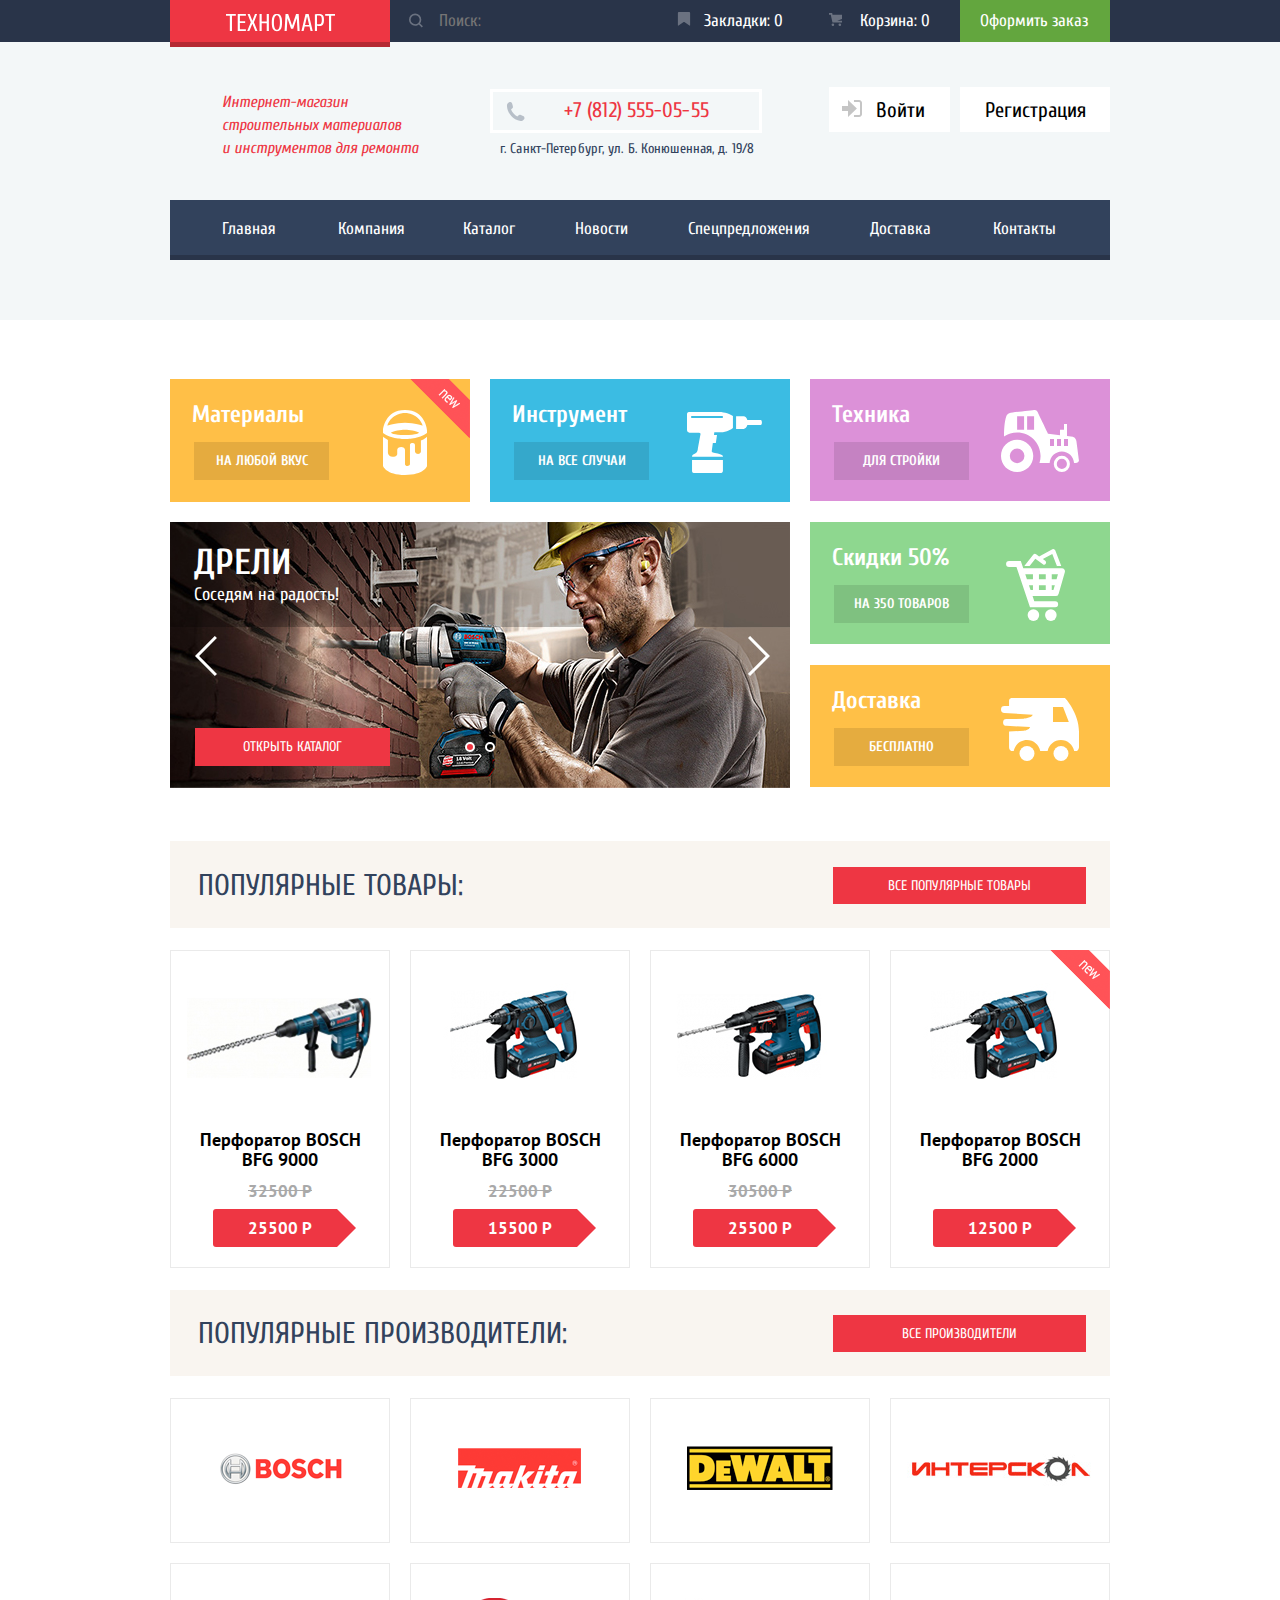
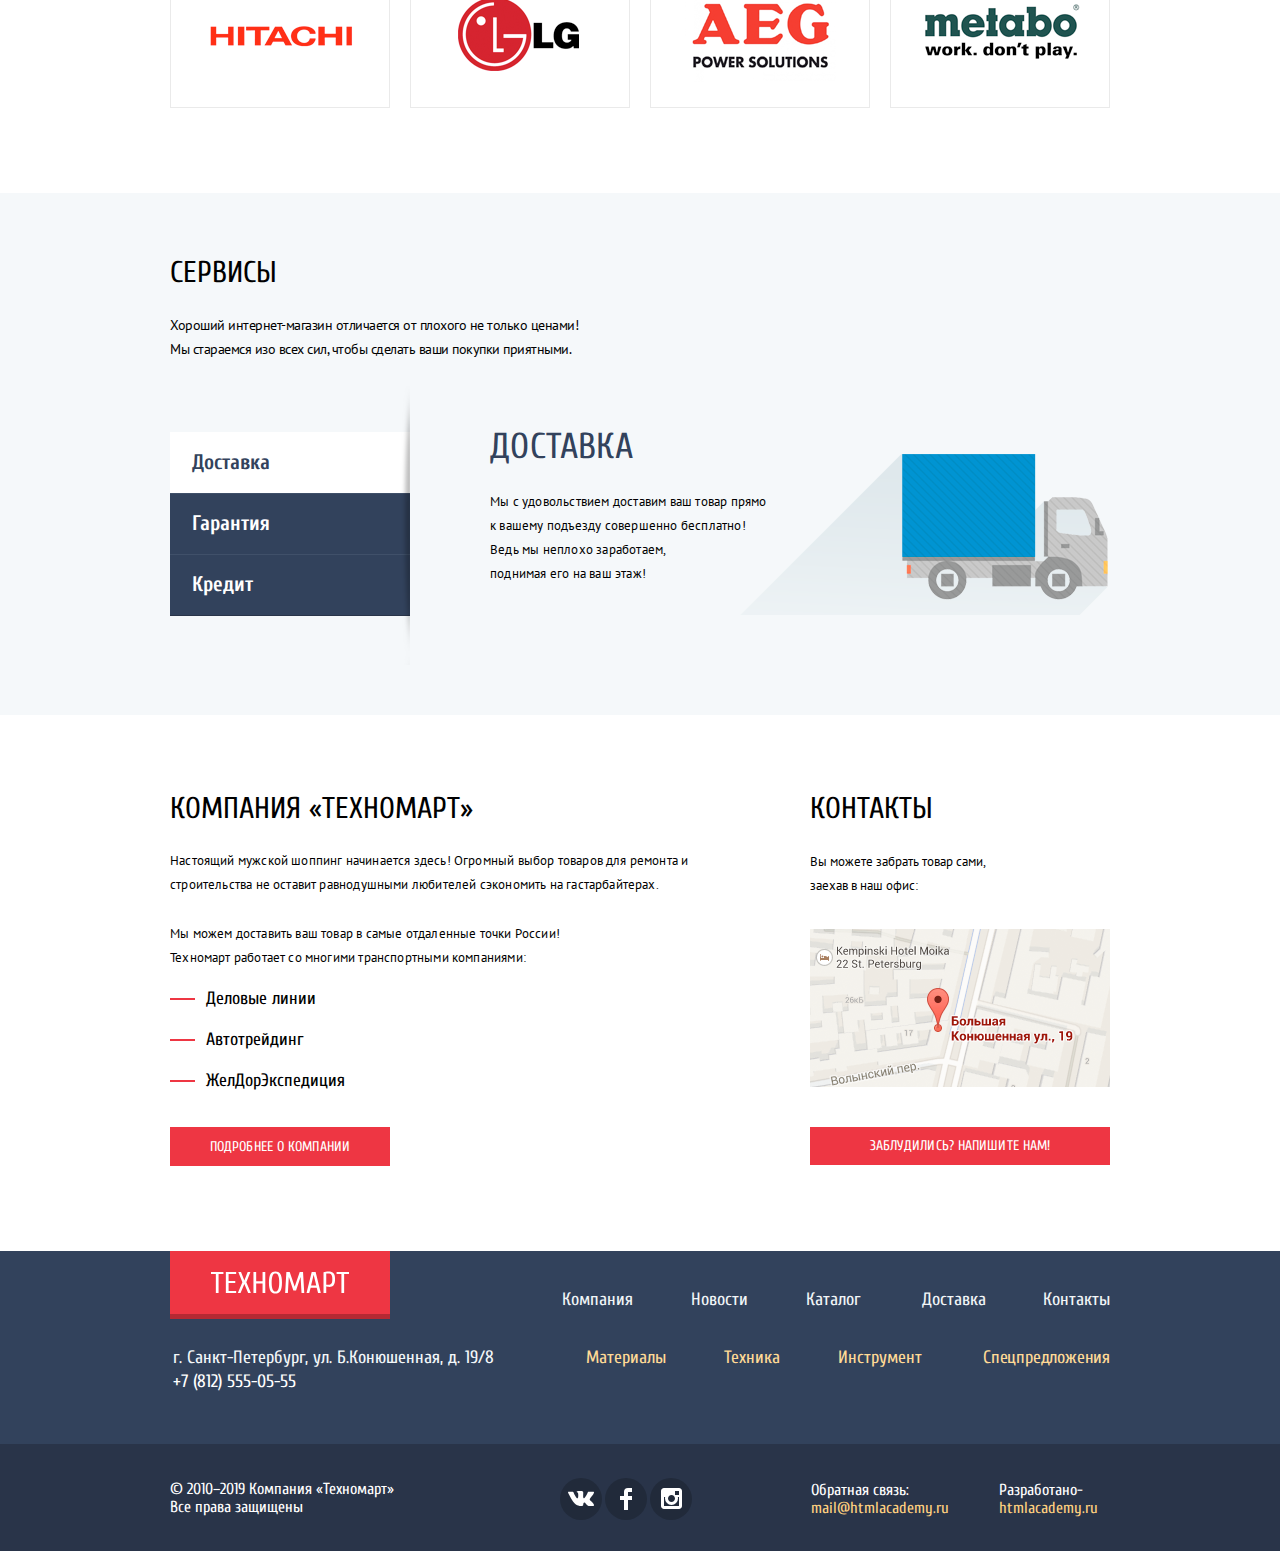
<file: index.html>
<!DOCTYPE html>
<html lang="ru">
	<head>
		<meta charset="utf-8">
		<title>HTML Academy: Техномарт</title>
		<link rel="stylesheet" href="css/normalize.css">
		<link rel="stylesheet" href="css/main.css">
		<link href="https://fonts.googleapis.com/css?family=Cuprum:400,400i,700,700i&display=swap&subset=cyrillic" rel="stylesheet">
		<link href="https://fonts.googleapis.com/css?family=PT+Sans:400,400i,700,700i&display=swap&subset=cyrillic" rel="stylesheet">    
		<meta name="viewport" content="width=device-width, initial-scale=1, maximum-scale=1">
	</head>
	<body class="main-page">
		<header class="page-header">
			<div class="page-header__top_back">
				<div class="page-header__top container">
					<div class="logo">
						<a class="logo__link">
							<svg xmlns="http://www.w3.org/2000/svg" xmlns:xlink="http://www.w3.org/1999/xlink" preserveAspectRatio="xMidYMid" width="109" height="19" viewBox="0 0 136.5 21.59">
								<defs>
									<style>
										.cls-1 {
											fill: #fff;
											fill-rule: evenodd;
										}
									</style>
								</defs>
								<path d="M131.694,2.397 L131.694,21.297 L128.994,21.297 L128.994,2.397 L124.194,2.397 L124.194,0.297 L136.494,0.297 L136.494,2.397 L131.694,2.397 ZM121.299,13.512 C120.829,14.102 120.239,14.522 119.529,14.772 C118.819,15.022 117.974,15.147 116.994,15.147 C116.534,15.147 116.014,15.117 115.434,15.057 C114.854,14.997 114.374,14.927 113.994,14.847 L113.994,21.297 L111.294,21.297 L111.294,0.597 C112.054,0.377 112.819,0.222 113.589,0.132 C114.359,0.042 115.194,-0.003 116.094,-0.003 C117.294,-0.003 118.314,0.122 119.154,0.372 C119.994,0.622 120.674,1.037 121.194,1.617 C121.714,2.197 122.094,2.967 122.334,3.927 C122.574,4.887 122.694,6.077 122.694,7.497 C122.694,8.957 122.579,10.177 122.349,11.157 C122.119,12.137 121.769,12.922 121.299,13.512 ZM119.769,4.797 C119.619,4.077 119.384,3.507 119.064,3.087 C118.744,2.667 118.339,2.372 117.849,2.202 C117.359,2.032 116.774,1.947 116.094,1.947 L113.994,1.947 L113.994,13.047 L116.094,13.047 C116.774,13.047 117.359,12.962 117.849,12.792 C118.339,12.622 118.744,12.327 119.064,11.907 C119.384,11.487 119.619,10.917 119.769,10.197 C119.919,9.477 119.994,8.577 119.994,7.497 C119.994,6.417 119.919,5.517 119.769,4.797 ZM104.544,15.897 L98.544,15.897 L97.194,21.297 L94.494,21.297 L99.594,0.297 L103.494,0.297 L108.594,21.297 L105.894,21.297 L104.544,15.897 ZM101.604,3.297 L101.484,3.297 L98.994,13.797 L104.094,13.797 L101.604,3.297 ZM88.644,5.697 L88.494,5.697 L84.144,18.597 L81.444,18.597 L77.094,5.697 L76.944,5.697 L76.044,21.297 L73.344,21.297 L74.544,0.297 L77.844,0.297 L82.734,14.697 L82.854,14.697 L87.744,0.297 L91.044,0.297 L92.244,21.297 L89.544,21.297 L88.644,5.697 ZM68.484,19.347 C67.924,20.167 67.249,20.747 66.459,21.087 C65.669,21.427 64.764,21.597 63.744,21.597 C62.724,21.597 61.819,21.427 61.029,21.087 C60.239,20.747 59.564,20.167 59.004,19.347 C58.444,18.527 58.019,17.422 57.729,16.032 C57.439,14.642 57.294,12.897 57.294,10.797 C57.294,8.697 57.439,6.952 57.729,5.562 C58.019,4.172 58.444,3.067 59.004,2.247 C59.564,1.427 60.239,0.847 61.029,0.507 C61.819,0.167 62.724,-0.003 63.744,-0.003 C64.764,-0.003 65.669,0.167 66.459,0.507 C67.249,0.847 67.924,1.427 68.484,2.247 C69.044,3.067 69.469,4.172 69.759,5.562 C70.049,6.952 70.194,8.697 70.194,10.797 C70.194,12.897 70.049,14.642 69.759,16.032 C69.469,17.422 69.044,18.527 68.484,19.347 ZM67.179,6.357 C66.969,5.197 66.694,4.277 66.354,3.597 C66.014,2.917 65.614,2.447 65.154,2.187 C64.694,1.927 64.224,1.797 63.744,1.797 C63.264,1.797 62.794,1.927 62.334,2.187 C61.874,2.447 61.474,2.917 61.134,3.597 C60.794,4.277 60.519,5.197 60.309,6.357 C60.099,7.517 59.994,8.997 59.994,10.797 C59.994,12.597 60.099,14.077 60.309,15.237 C60.519,16.397 60.794,17.317 61.134,17.997 C61.474,18.677 61.874,19.147 62.334,19.407 C62.794,19.667 63.264,19.797 63.744,19.797 C64.224,19.797 64.694,19.667 65.154,19.407 C65.614,19.147 66.014,18.677 66.354,17.997 C66.694,17.317 66.969,16.397 67.179,15.237 C67.389,14.077 67.494,12.597 67.494,10.797 C67.494,8.997 67.389,7.517 67.179,6.357 ZM50.994,11.697 L44.694,11.697 L44.694,21.297 L41.994,21.297 L41.994,0.297 L44.694,0.297 L44.694,9.597 L50.994,9.597 L50.994,0.297 L53.694,0.297 L53.694,21.297 L50.994,21.297 L50.994,11.697 ZM36.745,21.297 L32.995,12.297 L29.245,21.297 L26.545,21.297 L31.045,10.497 L26.995,0.297 L29.695,0.297 L32.995,8.697 L36.295,0.297 L38.995,0.297 L34.945,10.497 L39.445,21.297 L36.745,21.297 ZM14.695,0.297 L24.895,0.297 L24.895,2.397 L17.395,2.397 L17.395,9.297 L23.995,9.297 L23.995,11.397 L17.395,11.397 L17.395,19.197 L24.895,19.197 L24.895,21.297 L14.695,21.297 L14.695,0.297 ZM7.495,21.297 L4.795,21.297 L4.795,2.397 L-0.005,2.397 L-0.005,0.297 L12.295,0.297 L12.295,2.397 L7.495,2.397 L7.495,21.297 Z" class="cls-1"/>
							</svg>
						</a>
					</div>

					<div class="search">

						<svg class="search__svg" xmlns="http://www.w3.org/2000/svg" width="17" height="17" viewBox="0 0 17 17">
							<path fill="#ffffff" d="M17 15.586l-3.542-3.542A7.465 7.465 0 0 0 15 7.5 7.5 7.5 0 1 0 7.5 15c1.71 0 3.282-.579 4.544-1.542L15.586 17 17 15.586zM2 7.5C2 4.467 4.467 2 7.5 2 10.532 2 13 4.467 13 7.5c0 3.032-2.468 5.5-5.5 5.5A5.506 5.506 0 0 1 2 7.5z"/>
						</svg>							

						<input class="search__input" type="text" name="search" placeholder="Поиск:">
					</div>		

					<ul class="header-tools">
						<li class="header-tools__item">
							<a class="header-tools__link" href="#">
								<svg class="header-tools__svg" xmlns="http://www.w3.org/2000/svg" width="14" height="16" viewBox="0 0 14 16"><path fill="#ffffff" d="M14 15c0 .55-.368.741-.818.426l-5.363-3.765c-.45-.315-1.187-.315-1.637 0L.818 15.426C.368 15.741 0 15.55 0 15V1c0-.55.45-1 1-1h12c.55 0 1 .45 1 1v14z"/></svg>
								<span class="header-tools__span">Закладки: 0</span>
							</a>
						</li>

						<li class="header-tools__item">
							<a class="header-tools__link header-tools__link_basket empty" href="#">
								<svg class="header-tools__svg header-tools__svg_basket" xmlns="http://www.w3.org/2000/svg" width="15" height="15" viewBox="0 0 15 15"><circle fill="#ffffff" cx="4.5" cy="13.5" r="1.5"/><circle fill="#ffffff" cx="12.5" cy="13.5" r="1.5"/><path fill="#ffffff" d="M15 2H4.07l-.422-2H0v2h2.031l1.985 9H15V9H9.441L15 6.951z"/></svg>
								<span class="header-tools__span">Корзина: 0</span>
							</a>
						</li>

						<li class="header-tools__item_checkout">
							<a class="header-tools__link header-tools__link_checkout" href="#">
								<span class="header-tools__span">Оформить заказ</span>
							</a>
						</li>
					</ul>
				</div>
			</div>

			<div class="container">

				<div class="page-header__mid">
					<p class="page-header__title">
						Интернет-магазин строительных материалов и&nbsp;инструментов для ремонта
					</p>
				
					<p class="page-header__text">
						<a href="tel:+78125550555" class="page-header__tel">
							+7 (812) 555-05-55
						</a>
						<span class="page-header__address">
							г. Санкт-Петербург, ул. Б. Конюшенная, д. 19/8
						</span>
					</p>
				
					<ul class="auth">
						<li class="auth__item">
							<a class="auth__link auth__link_enter" href="#">
								<svg class="auth__svg" xmlns="http://www.w3.org/2000/svg" width="20" height="17" viewBox="0 0 20 17"><path fill="#c5c5c5" d="M14.875 8.5L6 0v6H0v5h6v6z"/><path fill="#c5c5c5" d="M16.986 15.01h-5.027V17h5.027c2.178 0 3.004-1.81 3.029-3.026V3.028C19.99 1.811 19.164 0 16.986 0h-5.027v1.99h5.027c.839 0 .992.681 1.01 1.057v10.904c-.017.376-.171 1.059-1.01 1.059z"/></svg>
								<span class="auth__span">Войти</span>
							</a>
						</li>
				
						<li class="auth__item">
							<a class="auth__link auth__link_reg" href="#">Регистрация</a>
						</li>
					</ul>
				</div>

				<nav class="header-menu">
					<ul class="header-menu__list">
						<li class="header-menu__item">
							<a class="header-menu__link" href="#">Главная</a>
						</li>

						<li class="header-menu__item">
							<a class="header-menu__link" href="#">Компания</a>
						</li>

						<li class="header-menu__item">
							<a class="header-menu__link" href="catalog.html">Каталог</a>
						</li>

						<li class="header-menu__item">
							<a class="header-menu__link" href="#">Новости</a>
						</li>

						<li class="header-menu__item">
							<a class="header-menu__link" href="#">Спецпредложения</a>
						</li>

						<li class="header-menu__item">
							<a class="header-menu__link" href="#">Доставка</a>
						</li>

						<li class="header-menu__item">
							<a class="header-menu__link" href="#">Контакты</a>
						</li>
					</ul>
				</nav>
			</div>
		</header>

		<main class="page-content">
			<div class="container">
				<h1 class="visually-hidden">Техномарт</h1>
				<section class="promo-blocks">
					<h2 class="visually-hidden">Промо-блоки</h2>

					<ul class="promo-blocks__list">
						<li class="promo-block promo-block_mat">
							<h4 class="promo-block__title">Материалы</h4>
							<a class="promo-block__link promo-block__link_mat" href="#">На любой вкус</a>
						</li>

						<li class="promo-block promo-block_tools">
							<h4 class="promo-block__title">Инструмент</h4>
							<a class="promo-block__link promo-block__link_tools" href="#">На все случаи</a>
						</li>

						<li class="promo-block promo-block_tech">
							<h4 class="promo-block__title">Техника</h4>
							<a class="promo-block__link promo-block__link_tech" href="#">Для стройки</a>
						</li>

						<li class="promo-block promo-block_sale">
							<h4 class="promo-block__title">Скидки 50%</h4>
							<a class="promo-block__link" href="#">на 350 товаров</a>
						</li>

						<li class="promo-block promo-block_deliv">
							<h4 class="promo-block__title">Доставка</h4>
							<a class="promo-block__link promo-block__link_deliv" href="#">Бесплатно</a>
						</li>
					</ul>

					<div class="slider">						
							<input class="slider__input" type="radio" name="slide" id="slide1" checked>
							<input class="slider__input" type="radio" name="slide" id="slide2">

							<label class="arrow_left" for="slide1"></label>
							<label class="arrow_right" for="slide2"></label>
							<label class="circle circle_left" for="slide1"></label>
							<label class="circle circle_right" for="slide2"></label>

						<ul class="slider__list">
							<li class="slider__item slide1">
								<h3 class="slide__title">Дрели</h3>
								<p class="slide__text">Соседям на радость!</p>
								<a class="slide__link" href="catalog.html">Открыть каталог</a>
							</li>

							<li class="slider__item slide2">
								<h3 class="slide__title">Перфораторы</h3>
								<p class="slide__text">Настоящие мужские игрушки</p>
								<a class="slide__link" href="catalog.html">Открыть каталог</a>
							</li>
						</ul>										
					</div>								
				</section>

				<section class="popular-goods">
					<div class="popular-goods__container">
						<h2 class="popular-goods__title">Популярные товары:</h2>
						<a class="popular-goods__link" href="#">Все популярные товары</a>
					</div>			

					<ul class="popular-goods__list">
						<li class="good popular-good">
							<a class="good__link" href="#">
								<img class="good__img" src="img/good1.png" width="218" height="170" alt="Перфоратор BOSCH BFG 9000">
								<h3 class="good__title">Перфоратор BOSCH BFG 9000</h3>
							</a>
							<p class="good__price">
								<span class="good__oldprice">32500 P</span>
								<span class="good__newprice">25500 P</span>
							</p>
							<div class="good__btns">
								<a href="#" class="good__btn good__btn_buy">Купить</a>
								<a href="#" class="good__btn good__btn_bookmark">В закладки</a>
							</div>
						</li>

						<li class="good popular-good">
							<a class="good__link" href="#">
								<img class="good__img" src="img/good2.png" width="218" height="170" alt="Перфоратор BOSCH BFG 3000">
								<h3 class="good__title">Перфоратор BOSCH BFG 3000</h3>
							</a>
							<p class="good__price">
								<span class="good__oldprice">22500 P</span>
								<span class="good__newprice">15500 P</span>
							</p>
							<div class="good__btns">
								<a href="#" class="good__btn good__btn_buy">Купить</a>
								<a href="#" class="good__btn good__btn_bookmark">В закладки</a>
							</div>
						</li>

						<li class="good popular-good">
							<a class="good__link" href="#">
								<img class="good__img" src="img/good3.png" width="218" height="170" alt="Перфоратор BOSCH BFG 6000">
								<h3 class="good__title">Перфоратор BOSCH BFG 6000</h3>
							</a>
							<p class="good__price">
								<span class="good__oldprice">30500 P</span>
								<span class="good__newprice">25500 P</span>
							</p>
							<div class="good__btns">
								<a href="#" class="good__btn good__btn_buy">Купить</a>
								<a href="#" class="good__btn good__btn_bookmark">В закладки</a>
							</div>
						</li>

						<li class="good popular-good new">
							<a class="good__link" href="#">
								<img class="good__img" src="img/good4.png" width="218" height="170" alt="Перфоратор BOSCH BFG 2000">
								<h3 class="good__title">Перфоратор BOSCH BFG 2000</h3>
							</a>
							<p class="good__price">
								<span class="good__newprice">12500 P</span>
							</p>
							<div class="good__btns">
								<a href="#" class="good__btn good__btn_buy">Купить</a>
								<a href="#" class="good__btn good__btn_bookmark">В закладки</a>
							</div>
						</li>				
					</ul>
				</section>

				<section class="popular-manufacturers">
					<div class="popular-manufacturers__container">
						<h2 class="popular-manufacturers__title">Популярные производители:</h2>
						<a class="popular-manufacturers__link" href="#">Все производители</a>
					</div>					

					<ul class="popular-manufacturers__list manufacturer">
						<li class="manufacturer__item">
							<a class="manufacturer__link" href="#">
								<img class="manufacturer__img" src="img/bosch.png" width="126" height="37" alt="bosh">
							</a>
						</li>

						<li class="manufacturer__item">
							<a class="manufacturer__link" href="#">
								<img class="manufacturer__img" src="img/makita.png" width="123" height="40" alt="makita">
							</a>
						</li>

						<li class="manufacturer__item">
							<a class="manufacturer__link" href="#">
								<img class="manufacturer__img" src="img/dewalt.png" width="146" height="44" alt="dewalt">
							</a>
						</li>

						<li class="manufacturer__item">
							<a class="manufacturer__link" href="#">
								<img class="manufacturer__img" src="img/interscol.png" width="200" height="88" alt="interscol">
							</a>
						</li>

						<li class="manufacturer__item">
							<a class="manufacturer__link" href="#">
								<img class="manufacturer__img" src="img/hitachi.png" width="169" height="31" alt="hitachi">
							</a>
						</li>

						<li class="manufacturer__item">
							<a class="manufacturer__link" href="#">
								<img class="manufacturer__img" src="img/lg.png" width="121" height="73" alt="lg">
							</a>
						</li>

						<li class="manufacturer__item">
							<a class="manufacturer__link" href="#">
								<img class="manufacturer__img" src="img/aeg.png" width="151" height="96" alt="aeg">
							</a>
						</li>

						<li class="manufacturer__item">
							<a class="manufacturer__link" href="#">
								<img class="manufacturer__img" src="img/metabo.png" width="204" height="69" alt="metabo">
							</a>
						</li>
					</ul>
				</section>
			</div>

			<section class="service">
				<div class="service__cont container">
					<h2 class="service__title">Сервисы</h2>
					<p class="service__text">
						Хороший интернет-магазин отличается от плохого не только ценами!
						Мы стараемся изо всех сил, чтобы сделать ваши покупки приятными.
					</p>
					<div class="service__slider">
						<input class="service__input" type="radio" name="service__slide" id="service__slide1" checked>
						<input class="service__input" type="radio" name="service__slide" id="service__slide2">
						<input class="service__input" type="radio" name="service__slide" id="service__slide3">
						<ul class="service-menu">
							<li class="service-menu__item">								
								<label class="service-menu__btn" for="service__slide1">
									Доставка
								</label>																
							</li>
							<li class="service-menu__item">								
								<label class="service-menu__btn" for="service__slide2">
									Гарантия
								</label>																
							</li>
							<li class="service-menu__item">							
								<label class="service-menu__btn" for="service__slide3">
									Кредит
								</label>															
							</li>
						</ul>
						
						<section class="service__slide delivery">
							<h3 class="service__slide_title">Доставка</h3>
							<p class="service__slide_text">
								Мы с удовольствием доставим ваш товар прямо<br>
								к вашему подъезду совершенно бесплатно!
								Ведь мы неплохо заработаем,<br>
								поднимая его на ваш этаж!
							</p>
						</section>
						<section class="service__slide warranty">
							<h3 class="service__slide_title">Гарантия</h3>
							<p class="service__slide_text">
								Если купленный у нас товар поломается или заискрит,<br> 
								а также в случае пожара, спровоцированного его возгоранием,  вы всегда можете быть уверены в нашей гарантии. Мы обменяем сгоревший товар на новый.<br>
								Дом уж восстановите как-нибудь сами.
							</p>
						</section>
						<section class="service__slide credit">
							<h3 class="service__slide_title">Кредит</h3>
							<p class="service__slide_text">
								Залезть в долговую яму стало проще!<br>
								Кредитные консультанты придут вам на помощь.
							</p>
							<a class="credit__link" href="#">Отправить заявку</a>
						</section>
					</div>
				</div>
			</section>

			<div class="info container">
				<section class="company-info">
					<h2 class="company-info__title">Компания «Техномарт»</h2>

					<p class="company-info__text">
						Настоящий мужской шоппинг начинается здесь! Огромный выбор товаров для ремонта и строительства не оставит равнодушными любителей сэкономить на гастарбайтерах.
					</p>
					<p class="company-info__text company-info__text_l">
						Мы можем доставить ваш товар в самые отдаленные точки России!<br>
						Техномарт работает со многими транспортными компаниями: 
					</p>
					<ul class="company-info__list">
						<li class="company-info__item">Деловые линии</li>
						<li class="company-info__item">Автотрейдинг</li>
						<li class="company-info__item">ЖелДорЭкспедиция</li>
					</ul>
					<a class="company-info__link" href="#">Подробнее о компании</a>
				</section>


				<section class="contacts">
					<h2 class="contacts__title">Контакты</h2>

					<p class="contacts__text">
						Вы можете забрать товар сами, заехав в наш офис:
					</p>

					<img class="contacts__img" src="img/map.png" width="300" height="158" alt="г. Санкт-Петербург, ул. Б. Конюшенная, д. 19/8">

					<a class="contacts__link" href="#">Заблудились? Напишите нам!</a>
				</section>
			</div>	
		</main>

		<footer class="page-footer">
			<div class="footer-top">
				<div class="container">
					<div class="logo">
						<a class="logo__link logo__link_footer">
								<svg xmlns="http://www.w3.org/2000/svg" xmlns:xlink="http://www.w3.org/1999/xlink" preserveAspectRatio="xMidYMid" width="138" height="23" viewBox="0 0 136.5 21.59">
									<defs>
										<style>
											.cls-1 {
												fill: #fff;
												fill-rule: evenodd;
											}
										</style>
									</defs>
									<path d="M131.694,2.397 L131.694,21.297 L128.994,21.297 L128.994,2.397 L124.194,2.397 L124.194,0.297 L136.494,0.297 L136.494,2.397 L131.694,2.397 ZM121.299,13.512 C120.829,14.102 120.239,14.522 119.529,14.772 C118.819,15.022 117.974,15.147 116.994,15.147 C116.534,15.147 116.014,15.117 115.434,15.057 C114.854,14.997 114.374,14.927 113.994,14.847 L113.994,21.297 L111.294,21.297 L111.294,0.597 C112.054,0.377 112.819,0.222 113.589,0.132 C114.359,0.042 115.194,-0.003 116.094,-0.003 C117.294,-0.003 118.314,0.122 119.154,0.372 C119.994,0.622 120.674,1.037 121.194,1.617 C121.714,2.197 122.094,2.967 122.334,3.927 C122.574,4.887 122.694,6.077 122.694,7.497 C122.694,8.957 122.579,10.177 122.349,11.157 C122.119,12.137 121.769,12.922 121.299,13.512 ZM119.769,4.797 C119.619,4.077 119.384,3.507 119.064,3.087 C118.744,2.667 118.339,2.372 117.849,2.202 C117.359,2.032 116.774,1.947 116.094,1.947 L113.994,1.947 L113.994,13.047 L116.094,13.047 C116.774,13.047 117.359,12.962 117.849,12.792 C118.339,12.622 118.744,12.327 119.064,11.907 C119.384,11.487 119.619,10.917 119.769,10.197 C119.919,9.477 119.994,8.577 119.994,7.497 C119.994,6.417 119.919,5.517 119.769,4.797 ZM104.544,15.897 L98.544,15.897 L97.194,21.297 L94.494,21.297 L99.594,0.297 L103.494,0.297 L108.594,21.297 L105.894,21.297 L104.544,15.897 ZM101.604,3.297 L101.484,3.297 L98.994,13.797 L104.094,13.797 L101.604,3.297 ZM88.644,5.697 L88.494,5.697 L84.144,18.597 L81.444,18.597 L77.094,5.697 L76.944,5.697 L76.044,21.297 L73.344,21.297 L74.544,0.297 L77.844,0.297 L82.734,14.697 L82.854,14.697 L87.744,0.297 L91.044,0.297 L92.244,21.297 L89.544,21.297 L88.644,5.697 ZM68.484,19.347 C67.924,20.167 67.249,20.747 66.459,21.087 C65.669,21.427 64.764,21.597 63.744,21.597 C62.724,21.597 61.819,21.427 61.029,21.087 C60.239,20.747 59.564,20.167 59.004,19.347 C58.444,18.527 58.019,17.422 57.729,16.032 C57.439,14.642 57.294,12.897 57.294,10.797 C57.294,8.697 57.439,6.952 57.729,5.562 C58.019,4.172 58.444,3.067 59.004,2.247 C59.564,1.427 60.239,0.847 61.029,0.507 C61.819,0.167 62.724,-0.003 63.744,-0.003 C64.764,-0.003 65.669,0.167 66.459,0.507 C67.249,0.847 67.924,1.427 68.484,2.247 C69.044,3.067 69.469,4.172 69.759,5.562 C70.049,6.952 70.194,8.697 70.194,10.797 C70.194,12.897 70.049,14.642 69.759,16.032 C69.469,17.422 69.044,18.527 68.484,19.347 ZM67.179,6.357 C66.969,5.197 66.694,4.277 66.354,3.597 C66.014,2.917 65.614,2.447 65.154,2.187 C64.694,1.927 64.224,1.797 63.744,1.797 C63.264,1.797 62.794,1.927 62.334,2.187 C61.874,2.447 61.474,2.917 61.134,3.597 C60.794,4.277 60.519,5.197 60.309,6.357 C60.099,7.517 59.994,8.997 59.994,10.797 C59.994,12.597 60.099,14.077 60.309,15.237 C60.519,16.397 60.794,17.317 61.134,17.997 C61.474,18.677 61.874,19.147 62.334,19.407 C62.794,19.667 63.264,19.797 63.744,19.797 C64.224,19.797 64.694,19.667 65.154,19.407 C65.614,19.147 66.014,18.677 66.354,17.997 C66.694,17.317 66.969,16.397 67.179,15.237 C67.389,14.077 67.494,12.597 67.494,10.797 C67.494,8.997 67.389,7.517 67.179,6.357 ZM50.994,11.697 L44.694,11.697 L44.694,21.297 L41.994,21.297 L41.994,0.297 L44.694,0.297 L44.694,9.597 L50.994,9.597 L50.994,0.297 L53.694,0.297 L53.694,21.297 L50.994,21.297 L50.994,11.697 ZM36.745,21.297 L32.995,12.297 L29.245,21.297 L26.545,21.297 L31.045,10.497 L26.995,0.297 L29.695,0.297 L32.995,8.697 L36.295,0.297 L38.995,0.297 L34.945,10.497 L39.445,21.297 L36.745,21.297 ZM14.695,0.297 L24.895,0.297 L24.895,2.397 L17.395,2.397 L17.395,9.297 L23.995,9.297 L23.995,11.397 L17.395,11.397 L17.395,19.197 L24.895,19.197 L24.895,21.297 L14.695,21.297 L14.695,0.297 ZM7.495,21.297 L4.795,21.297 L4.795,2.397 L-0.005,2.397 L-0.005,0.297 L12.295,0.297 L12.295,2.397 L7.495,2.397 L7.495,21.297 Z" class="cls-1"/>
								</svg>
						</a>
					</div>

					<nav class="footer-menu">						
						<ul class="footer-menu__list">
							<li class="footer-menu__item">
								<a class="footer-menu__link" href="#">Компания</a>
							</li>

							<li class="footer-menu__item">
								<a class="footer-menu__link" href="#">Новости</a>
							</li>

							<li class="footer-menu__item">
								<a class="footer-menu__link" href="catalog.html">Каталог</a>
							</li>

							<li class="footer-menu__item">
								<a class="footer-menu__link" href="#">Доставка</a>
							</li>

							<li class="footer-menu__item">
								<a class="footer-menu__link" href="#">Контакты</a>
							</li>
						</ul>

						<ul class="footer-menu__list footer-menu__list_2">
							<li class="footer-menu__item footer-menu__item_2">
								<a class="footer-menu__link footer-menu__link_2" href="#">Материалы</a>
							</li>

							<li class="footer-menu__item footer-menu__item_2">
								<a class="footer-menu__link footer-menu__link_2" href="#">Техника</a>
							</li>

							<li class="footer-menu__item footer-menu__item_2">
								<a class="footer-menu__link footer-menu__link_2" href="#">Инструмент</a>
							</li>

							<li class="footer-menu__item footer-menu__item_2">
								<a class="footer-menu__link footer-menu__link_2" href="#">Спецпредложения</a>
							</li>
						</ul>
					</nav>
					
					<p class="page-footer__text">
						г. Санкт-Петербург, ул. Б.Конюшенная, д. 19/8<br>
						<a href="tel:+78125550555">+7 (812) 555-05-55</a>
					</p>
				</div>
			</div>

			<div class="footer-bottom">
				<div class="footer-bottom__content container">
					<div class="copyright">
						<p class="copyright__text">
							© 2010–2019 Компания «Техномарт»
							Все права защищены
						</p>
					</div>

					<ul class="social">
						<li class="social__item social__item_vk">
		          <a class="social__link social__link_vk" href="#" target="_blank" aria-label="vk" title="Мы во Вконтакте"></a>
		        </li>

						<li class="social__item social__item_fb">
		          <a class="social__link social__link_fb" href="#" target="_blank" aria-label="facebook" title="Мы в Фейсбуке"></a>
		        </li>

						<li class="social__item social__item_inst">
		          <a class="social__link social__link_inst" href="#" target="_blank" aria-label="instagram" title="Мы в Инстаграм"></a>
		        </li>
					</ul>
					
					
					<p class="footer-info__feed">
						Обратная связь:
						<a class="footer-info__link" href="#">mail@htmlacademy.ru</a>
					</p>			
							
					<p class="footer-info__from">
						Разработано-
						<a class="footer-info__link" href="https://htmlacademy.ru/intensive/htmlcss">htmlacademy.ru</a>
					</p>					
				</div>							   
			</div>
		</footer>
		<div class="overlay"></div>
		<div class="modal-send">
			<form class="send-form" action="https://echo.htmlacademy.ru" method="post">
				<button class="close-btn" type="button" aria-label="Закрыть"></button>
				<div class="modal-send__container">
					<div class="modal-send__item">
						<label class="send-form__label" for="name">Ваше имя:</label>
						<input class="send-form__input send-form__input_name" type="text" name="name" id="name" placeholder="Имя Фамилия">
					</div>								
					
					<div class="modal-send__item">
						<label class="send-form__label" for="email">Ваш e-mail:</label>
						<input class="send-form__input" type="text" name="email" id="email" placeholder="email@example.com">
					</div>				
					
					<div class="modal-send__item">
						<label class="send-form__label send-form__label_area" for="text">Текст письма:</label>
						<textarea class="send-form__area send-form__input" id="text" placeholder="В свободной форме"></textarea>
					</div>				
				</div>
				<div class="send-form__btn-box">
					<button class="send-form__btn" type="submit">Отправить</button>
				</div>
				
			</form>
		</div>
		<div class="modal-basket">
			<div class="modal-basket__text-box">
				<button class="close-btn_basket" type="button" aria-label="закрыть"></button>
				<p class="modal-basket__text">Товар добавлен в корзину!</p>
			</div>
			<div class="modal-basket__btn-box">
				<a class="modal-basket__link" href="#">Оформить заказ</a>
				<button class="modal-basket__btn" type="button">Продолжить покупки</button>
			</div>
		</div>
		<div class="modal-map">
			<button class="close-btn" type="button" aria-label="Закрыть"></button>
			<iframe src="https://www.google.com/maps/embed?pb=!1m18!1m12!1m3!1d1223.2046198259245!2d30.323687427513384!3d59.938564540504665!2m3!1f0!2f0!3f0!3m2!1i1024!2i768!4f13.1!3m3!1m2!1s0x4696310fb661d55f%3A0xd0cc7f055debe430!2z0JHQvtC70YzRiNCw0Y8g0JrQvtC90Y7RiNC10L3QvdCw0Y8g0YPQuy4sINCh0LDQvdC60YIt0J_QtdGC0LXRgNCx0YPRgNCzLCAxOTExODY!5e0!3m2!1sru!2sru!4v1569660936502!5m2!1sru!2sru" width="940" height="447"  allowfullscreen=""></iframe>
		</div>
		<script src="js/script.min.js"></script>
	</body>
</html>
</file>
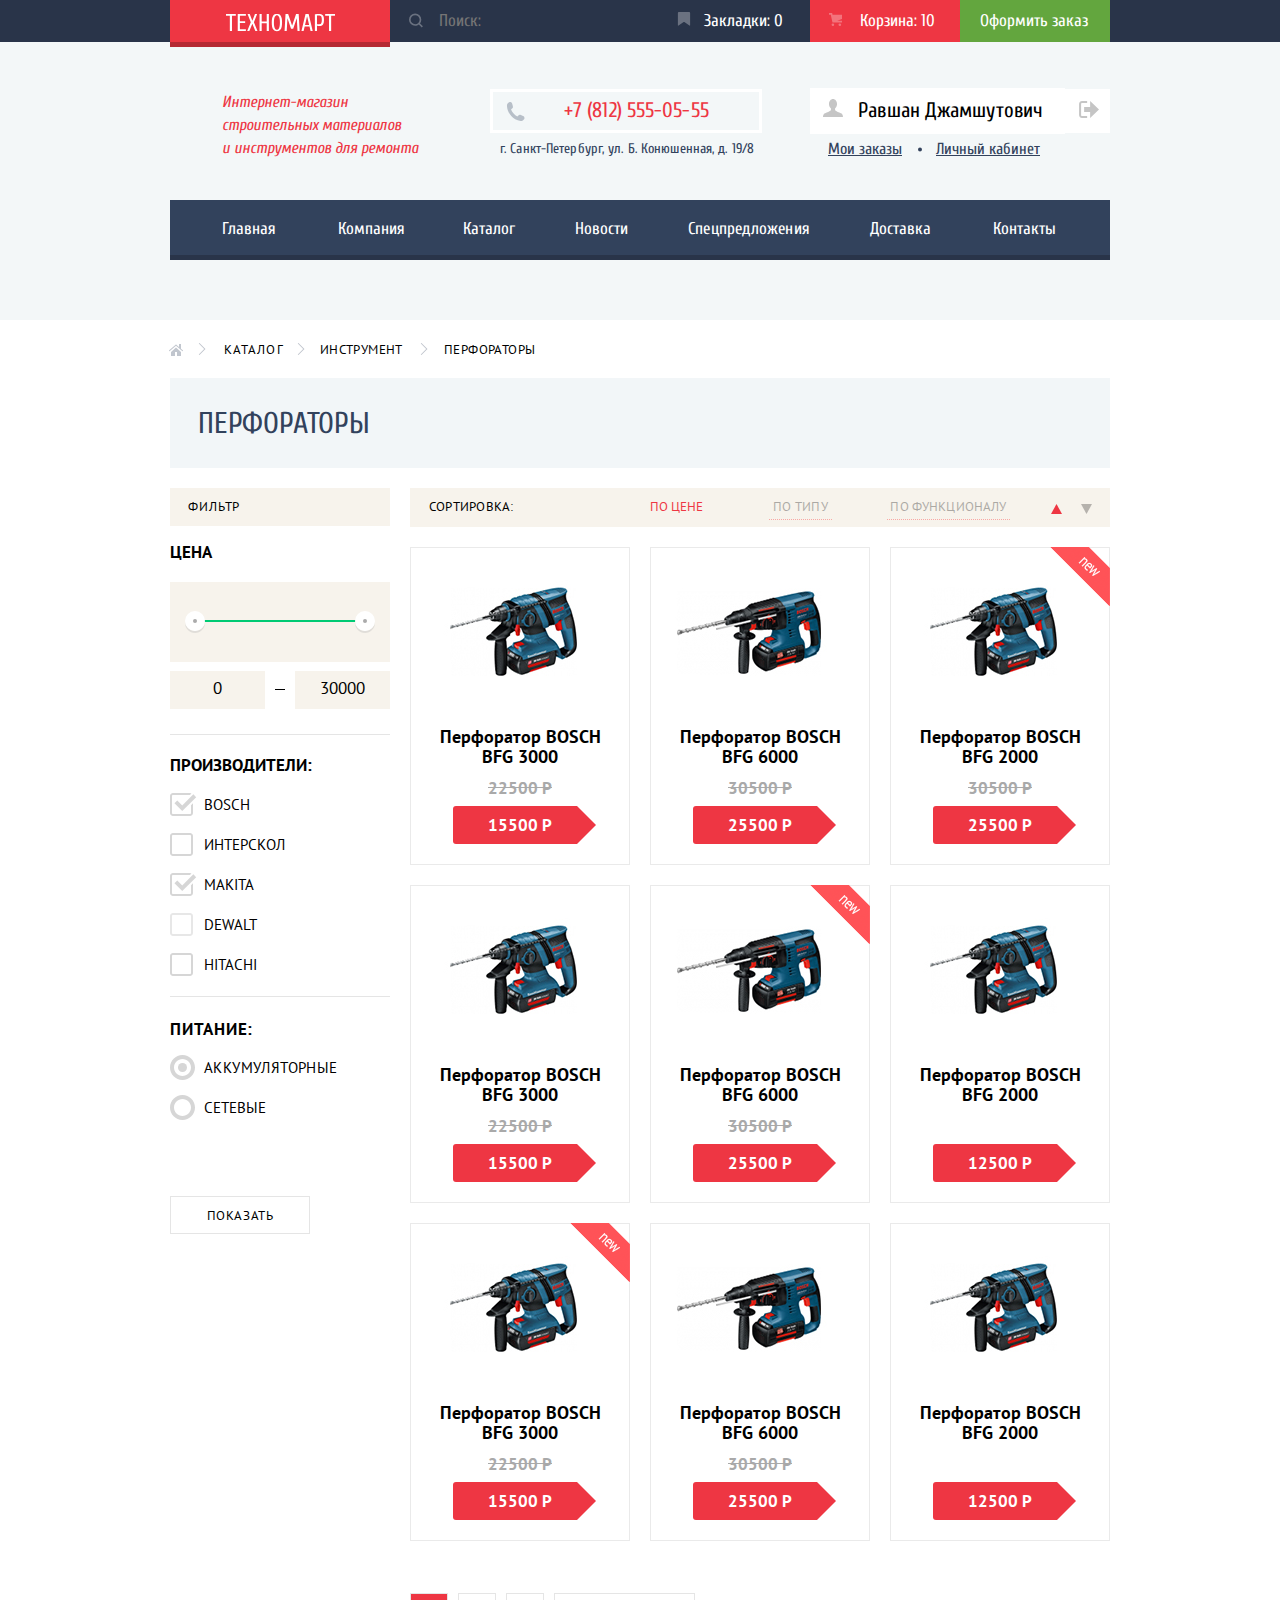
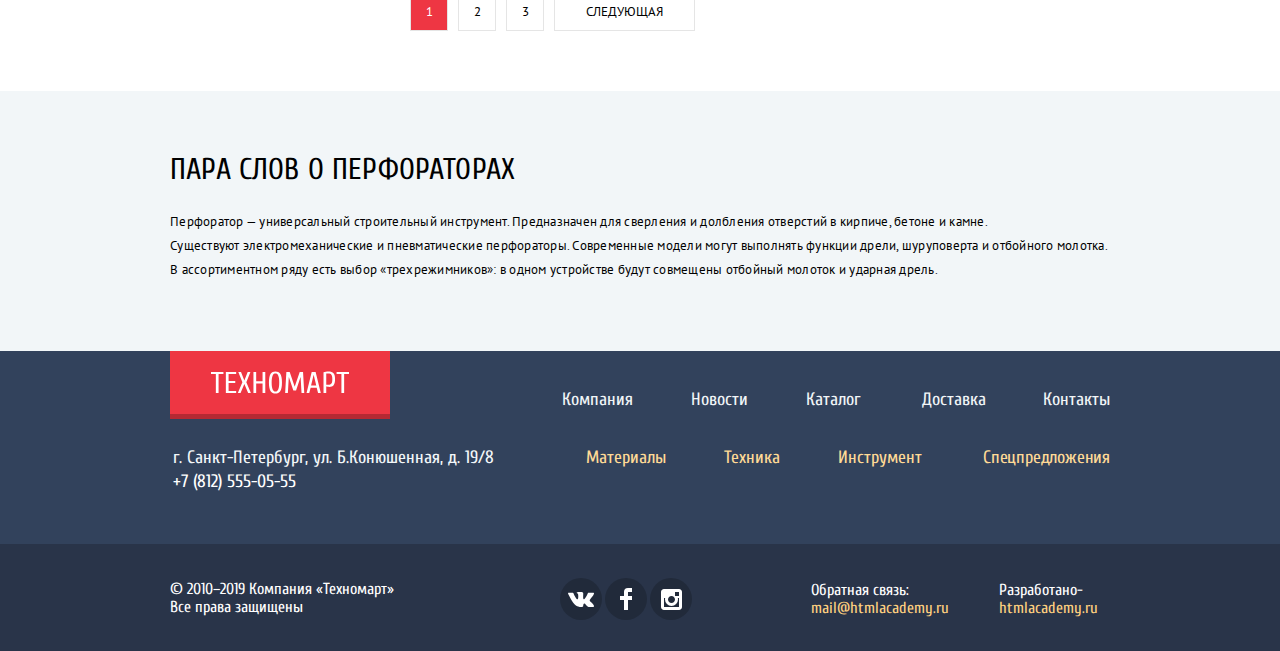
<file: catalog.html>
<!DOCTYPE html>
<html lang="ru">
	<head>
		<meta charset="utf-8">
		<title>HTML Academy: Техномарт</title>
		<link rel="stylesheet" href="css/normalize.css">
		<link rel="stylesheet" href="css/main.min.css">
		<link href="https://fonts.googleapis.com/css?family=Cuprum:400,400i,700,700i&display=swap&subset=cyrillic" rel="stylesheet">
		<link href="https://fonts.googleapis.com/css?family=PT+Sans:400,400i,700,700i&display=swap&subset=cyrillic" rel="stylesheet">    
		<meta name="viewport" content="width=device-width, initial-scale=1, maximum-scale=1">
	</head>
	<body class="catalog-page">
		<header class="page-header">
			<div class="page-header__top_back">
				<div class="page-header__top container">
					<div class="logo">
						<a href="index.html" class="logo__link">
							<svg xmlns="http://www.w3.org/2000/svg" xmlns:xlink="http://www.w3.org/1999/xlink" preserveAspectRatio="xMidYMid" width="109" height="19" viewBox="0 0 136.5 21.59">
								<defs>
									<style>
										.cls-1 {
											fill: #fff;
											fill-rule: evenodd;
										}
									</style>
								</defs>
								<path d="M131.694,2.397 L131.694,21.297 L128.994,21.297 L128.994,2.397 L124.194,2.397 L124.194,0.297 L136.494,0.297 L136.494,2.397 L131.694,2.397 ZM121.299,13.512 C120.829,14.102 120.239,14.522 119.529,14.772 C118.819,15.022 117.974,15.147 116.994,15.147 C116.534,15.147 116.014,15.117 115.434,15.057 C114.854,14.997 114.374,14.927 113.994,14.847 L113.994,21.297 L111.294,21.297 L111.294,0.597 C112.054,0.377 112.819,0.222 113.589,0.132 C114.359,0.042 115.194,-0.003 116.094,-0.003 C117.294,-0.003 118.314,0.122 119.154,0.372 C119.994,0.622 120.674,1.037 121.194,1.617 C121.714,2.197 122.094,2.967 122.334,3.927 C122.574,4.887 122.694,6.077 122.694,7.497 C122.694,8.957 122.579,10.177 122.349,11.157 C122.119,12.137 121.769,12.922 121.299,13.512 ZM119.769,4.797 C119.619,4.077 119.384,3.507 119.064,3.087 C118.744,2.667 118.339,2.372 117.849,2.202 C117.359,2.032 116.774,1.947 116.094,1.947 L113.994,1.947 L113.994,13.047 L116.094,13.047 C116.774,13.047 117.359,12.962 117.849,12.792 C118.339,12.622 118.744,12.327 119.064,11.907 C119.384,11.487 119.619,10.917 119.769,10.197 C119.919,9.477 119.994,8.577 119.994,7.497 C119.994,6.417 119.919,5.517 119.769,4.797 ZM104.544,15.897 L98.544,15.897 L97.194,21.297 L94.494,21.297 L99.594,0.297 L103.494,0.297 L108.594,21.297 L105.894,21.297 L104.544,15.897 ZM101.604,3.297 L101.484,3.297 L98.994,13.797 L104.094,13.797 L101.604,3.297 ZM88.644,5.697 L88.494,5.697 L84.144,18.597 L81.444,18.597 L77.094,5.697 L76.944,5.697 L76.044,21.297 L73.344,21.297 L74.544,0.297 L77.844,0.297 L82.734,14.697 L82.854,14.697 L87.744,0.297 L91.044,0.297 L92.244,21.297 L89.544,21.297 L88.644,5.697 ZM68.484,19.347 C67.924,20.167 67.249,20.747 66.459,21.087 C65.669,21.427 64.764,21.597 63.744,21.597 C62.724,21.597 61.819,21.427 61.029,21.087 C60.239,20.747 59.564,20.167 59.004,19.347 C58.444,18.527 58.019,17.422 57.729,16.032 C57.439,14.642 57.294,12.897 57.294,10.797 C57.294,8.697 57.439,6.952 57.729,5.562 C58.019,4.172 58.444,3.067 59.004,2.247 C59.564,1.427 60.239,0.847 61.029,0.507 C61.819,0.167 62.724,-0.003 63.744,-0.003 C64.764,-0.003 65.669,0.167 66.459,0.507 C67.249,0.847 67.924,1.427 68.484,2.247 C69.044,3.067 69.469,4.172 69.759,5.562 C70.049,6.952 70.194,8.697 70.194,10.797 C70.194,12.897 70.049,14.642 69.759,16.032 C69.469,17.422 69.044,18.527 68.484,19.347 ZM67.179,6.357 C66.969,5.197 66.694,4.277 66.354,3.597 C66.014,2.917 65.614,2.447 65.154,2.187 C64.694,1.927 64.224,1.797 63.744,1.797 C63.264,1.797 62.794,1.927 62.334,2.187 C61.874,2.447 61.474,2.917 61.134,3.597 C60.794,4.277 60.519,5.197 60.309,6.357 C60.099,7.517 59.994,8.997 59.994,10.797 C59.994,12.597 60.099,14.077 60.309,15.237 C60.519,16.397 60.794,17.317 61.134,17.997 C61.474,18.677 61.874,19.147 62.334,19.407 C62.794,19.667 63.264,19.797 63.744,19.797 C64.224,19.797 64.694,19.667 65.154,19.407 C65.614,19.147 66.014,18.677 66.354,17.997 C66.694,17.317 66.969,16.397 67.179,15.237 C67.389,14.077 67.494,12.597 67.494,10.797 C67.494,8.997 67.389,7.517 67.179,6.357 ZM50.994,11.697 L44.694,11.697 L44.694,21.297 L41.994,21.297 L41.994,0.297 L44.694,0.297 L44.694,9.597 L50.994,9.597 L50.994,0.297 L53.694,0.297 L53.694,21.297 L50.994,21.297 L50.994,11.697 ZM36.745,21.297 L32.995,12.297 L29.245,21.297 L26.545,21.297 L31.045,10.497 L26.995,0.297 L29.695,0.297 L32.995,8.697 L36.295,0.297 L38.995,0.297 L34.945,10.497 L39.445,21.297 L36.745,21.297 ZM14.695,0.297 L24.895,0.297 L24.895,2.397 L17.395,2.397 L17.395,9.297 L23.995,9.297 L23.995,11.397 L17.395,11.397 L17.395,19.197 L24.895,19.197 L24.895,21.297 L14.695,21.297 L14.695,0.297 ZM7.495,21.297 L4.795,21.297 L4.795,2.397 L-0.005,2.397 L-0.005,0.297 L12.295,0.297 L12.295,2.397 L7.495,2.397 L7.495,21.297 Z" class="cls-1"/>
							</svg>
						</a>
					</div>

					<div class="search">

						<svg class="search__svg" xmlns="http://www.w3.org/2000/svg" width="17" height="17" viewBox="0 0 17 17">
							<path fill="#ffffff" d="M17 15.586l-3.542-3.542A7.465 7.465 0 0 0 15 7.5 7.5 7.5 0 1 0 7.5 15c1.71 0 3.282-.579 4.544-1.542L15.586 17 17 15.586zM2 7.5C2 4.467 4.467 2 7.5 2 10.532 2 13 4.467 13 7.5c0 3.032-2.468 5.5-5.5 5.5A5.506 5.506 0 0 1 2 7.5z"/>
						</svg>							

						<input class="search__input" type="text" name="search" placeholder="Поиск:">
					</div>		

					<ul class="header-tools">
						<li class="header-tools__item">
							<a class="header-tools__link" href="#">
								<svg class="header-tools__svg" xmlns="http://www.w3.org/2000/svg" width="14" height="16" viewBox="0 0 14 16"><path fill="#ffffff" d="M14 15c0 .55-.368.741-.818.426l-5.363-3.765c-.45-.315-1.187-.315-1.637 0L.818 15.426C.368 15.741 0 15.55 0 15V1c0-.55.45-1 1-1h12c.55 0 1 .45 1 1v14z"/></svg>
								<span class="header-tools__span">Закладки: 0</span>
							</a>
						</li>

						<li class="header-tools__item">
							<a class="header-tools__link header-tools__link_basket active" href="#">
								<svg class="header-tools__svg header-tools__svg_basket" xmlns="http://www.w3.org/2000/svg" width="15" height="15" viewBox="0 0 15 15"><circle fill="#ffffff" cx="4.5" cy="13.5" r="1.5"/><circle fill="#ffffff" cx="12.5" cy="13.5" r="1.5"/><path fill="#ffffff" d="M15 2H4.07l-.422-2H0v2h2.031l1.985 9H15V9H9.441L15 6.951z"/></svg>
								<span class="header-tools__span">Корзина: 10</span>
							</a>
						</li>

						<li class="header-tools__item_checkout">
							<a class="header-tools__link header-tools__link_checkout" href="#">
								<span class="header-tools__span">Оформить заказ</span>
							</a>
						</li>
					</ul>
				</div>
			</div>
			
			<div class="container">

				<div class="page-header__mid">
					<p class="page-header__title">
						Интернет-магазин строительных материалов и&nbsp;инструментов для ремонта
					</p>
					
					<p class="page-header__text">
						<a href="tel:+78125550555" class="page-header__tel">
							+7 (812) 555-05-55
						</a>
						<span class="page-header__address">
							г. Санкт-Петербург, ул. Б. Конюшенная, д. 19/8
						</span>
					</p>
					
					<ul class="user-nav">
						<li class="user-nav__item">
							<a class="user-nav__user" href="#">
								<svg class="user-nav__user_svg" xmlns="http://www.w3.org/2000/svg" width="20" height="18" viewBox="0 0 20 18"><path fill="#c5c5c5" d="M17.881 14.166c-2.144-.735-4.256-1.666-5.207-2.39-.657-.501-.77-1.618-.517-2.415 1.118-.903 1.864-2.477 1.864-4.278C14.021 2.276 12.221 0 10 0S5.979 2.276 5.979 5.083c0 1.801.746 3.374 1.863 4.277.253.798.141 1.915-.517 2.416-.95.724-3.063 1.654-5.207 2.39S0 18 0 18h20s.025-3.099-2.119-3.834z"/></svg>
								<span class="user-nav__user_span">Равшан Джамшутович</span>
							</a>
						</li>
						<li class="user-nav__item">
							<a class="user-nav__exit" href="#">
								<svg xmlns="http://www.w3.org/2000/svg" width="21" height="17" viewBox="0 0 21 17"><g fill="#c5c5c5"><path fill="#c5c5c5" d="M21 8.5L12.125 0v6h-6v5h6v6z"/><path fill="#c5c5c5" d="M3.106 13.952V3.048c.018-.376.171-1.057 1.01-1.057h5.027V0H4.116C1.938 0 1.112 1.81 1.087 3.027v10.946C1.112 15.189 1.938 17 4.116 17h5.027v-1.99H4.116c-.839 0-.992-.683-1.01-1.058z"/></g></svg>
							</a>
						</li>
						<li class="user-nav__item">
							<a class="user-nav__link" href="#">Мои заказы</a>
						</li>
						<li class="user-nav__item">
							<a class="user-nav__link user-nav__link_2" href="#">Личный кабинет</a>
						</li>
					</ul>
				</div>

				<nav class="header-menu">
					<ul class="header-menu__list">
						<li class="header-menu__item">
							<a class="header-menu__link" href="index.html">Главная</a>
						</li>

						<li class="header-menu__item">
							<a class="header-menu__link" href="#">Компания</a>
						</li>

						<li class="header-menu__item">
							<a class="header-menu__link" href="#">Каталог</a>
						</li>

						<li class="header-menu__item">
							<a class="header-menu__link" href="#">Новости</a>
						</li>

						<li class="header-menu__item">
							<a class="header-menu__link" href="#">Спецпредложения</a>
						</li>

						<li class="header-menu__item">
							<a class="header-menu__link" href="#">Доставка</a>
						</li>

						<li class="header-menu__item">
							<a class="header-menu__link" href="#">Контакты</a>
						</li>
					</ul>
				</nav>
			</div>
		</header>

		<main class="page-content">
			<div class="container">
				<nav class="breadcrumbs">
					<ul class="breadcrumbs__list">
						<li class="breadcrumbs__item">
							<a class="breadcrumbs__link breadcrumbs__link_index" href="index.html" aria-label="Главная"></a>
						</li>

						<li class="breadcrumbs__item">
							<a class="breadcrumbs__link breadcrumbs__link_catalog" href="#">Каталог</a>
						</li>

						<li class="breadcrumbs__item">
							<a class="breadcrumbs__link breadcrumbs__link_tools" href="#">Инструмент</a>
						</li>

						<li class="breadcrumbs__item">
							<a class="breadcrumbs__link breadcrumbs__link_end">Перфораторы</a>
						</li>
					</ul>        
				</nav>
				<div class="page-content__box">
					<h1 class="page-content__title">Перфораторы</h1>
					
					<section class="filters">
						<h2 class="filters__main-title">Фильтр</h2>

						<form class="filters__form" action="#" method="post">
							<h3 class="filters__title">Цена</h3>
								<div class="sort-price__range">
		              <button class="sort-price__btn sort-price__btn1" type="button"></button>
		              <button class="sort-price__btn sort-price__btn2" type="button"></button>
		            </div>
		            <div class="sort-price__inputs">
			            <input class="sort-price__input" type="text" name="start-price" value="0">
			            <input class="sort-price__input" type="text" name="end-price" value="30000">
		            </div>
		          <div class="filters__check-box">  
								<h3 class="filters__title">Производители:</h3>
								<ul class="filters__check-list">
									<li class="filters__check-item">
										<input class="filters__check" type="checkbox" name="bosch" value="bosch" id="bosch" checked>
										<label class="filters__label" for="bosch">
											<span class="filters__check-btn"></span>
											<span class="filters__check-label">Bosch</span>
									  </label>										
									</li>

									<li class="filters__check-item">
										<input class="filters__check" type="checkbox" name="interscol" value="interscol" id="interscol">
										<label class="filters__label" for="interscol">
											<span class="filters__check-btn"></span>
											<span class="filters__check-label">Интерскол</span>
									  </label>										
									</li>

									<li class="filters__check-item">
										<input class="filters__check" type="checkbox" name="makita" value="makita" id="makita" checked>
										<label class="filters__label" for="makita">
											<span class="filters__check-btn"></span>
											<span class="filters__check-label">Makita</span>
									  </label>										
									</li>

									<li class="filters__check-item">
										<input class="filters__check" type="checkbox" name="dewalt" value="dewalt" id="dewalt" disabled>
										<label class="filters__label" for="dewalt">
											<span class="filters__check-btn"></span>
											<span class="filters__check-label">Dewalt</span>
									  </label>										
									</li>

									<li class="filters__check-item">
										<input class="filters__check" type="checkbox" name="hitachi" value="hitachi" id="hitachi">
										<label class="filters__label" for="hitachi">
											<span class="filters__check-btn"></span>
											<span class="filters__check-label">hitachi</span>
									  </label>										
									</li>
								</ul>								
							</div>
							<div class="filters__radio-box">
								<h3 class="filters__title filters__title_energy">Питание:</h3>
								<ul class="filters__radio-list">
									<li class="filters__radio-item">
										<input class="filters__radio" type="radio" name="energy" value="acum" id="acum" checked>
										<label class="filters__label" for="acum">
											<span class="filters__radio-btn"></span>
											<span class="filters__radio-label filters__radio-label_acum">Аккумуляторные</span>											
										</label>
									</li>

									<li class="filters__radio-item">
										<input class="filters__radio" type="radio" name="energy" value="cable" id="cable">
										<label class="filters__label" for="cable">
											<span class="filters__radio-btn"></span>
											<span class="filters__radio-label">Сетевые</span>
										</label>
									</li>
								</ul>								
							</div>	
							<button class="filters__btn" type="submit">Показать</button>
						</form>
					</section>			

					<section class="catalog-perf">
						<h2 class="visually-hidden">Каталог</h2>			
						
						<div class="catalog-perf__sort">
							<h3 class="catalog-perf__sort-title">Сортировка:</h3>
							
							<a class="catalog-perf__sort-btn catalog-perf__sort-btn_price active" href="#">По цене</a>
							<a class="catalog-perf__sort-btn catalog-perf__sort-btn_tip" href="#">По типу</a>
							<a class="catalog-perf__sort-btn catalog-perf__sort-btn_func" href="#">По функционалу</a>							
							<button class="catalog-perf__sort-arrow catalog-perf__sort-arrow_up active" type="button">
								<svg xmlns="http://www.w3.org/2000/svg" width="11" height="10" viewBox="0 0 11 10"><path fill="#231F20" d="M5.5 0L0 10h11z"/></svg>
							</button>
							<button class="catalog-perf__sort-arrow catalog-perf__sort-arrow_down" type="button">
								<svg xmlns="http://www.w3.org/2000/svg" width="11" height="10" viewBox="0 0 11 10"><path fill="#231F20" d="M5.5 10L0 0h11"/></svg>
							</button>
						</div>

						<ul class="catalog-perf__list">
							<li class="good good-perf">
								<a class="good__link" href="#">
									<img class="good__img" src="img/good2.png" width="218" height="170" alt="Перфоратор BOSCH BFG 9000">
									<h3 class="good__title">Перфоратор BOSCH BFG 3000</h3>
								</a>
								<p class="good__price">
									<span class="good__oldprice">22500 P</span>
									<span class="good__newprice">15500 P</span>
								</p>
								<div class="good__btns">
									<a href="#" class="good__btn good__btn_buy">Купить</a>
									<a href="#" class="good__btn good__btn_bookmark">В закладки</a>
								</div>
							</li>

							<li class="good good-perf">
								<a class="good__link" href="#">
									<img class="good__img" src="img/good3.png" width="218" height="170" alt="Перфоратор BOSCH BFG 3000">
									<h3 class="good__title">Перфоратор BOSCH BFG 6000</h3>
								</a>
								<p class="good__price">
									<span class="good__oldprice">30500 P</span>
									<span class="good__newprice">25500 P</span>
								</p>
								<div class="good__btns">
									<a href="#" class="good__btn good__btn_buy">Купить</a>
									<a href="#" class="good__btn good__btn_bookmark">В закладки</a>
								</div>
							</li>

							<li class="good good-perf new">
								<a class="good__link" href="#">
									<img class="good__img" src="img/good4.png" width="218" height="170" alt="Перфоратор BOSCH BFG 2000">		
									<h3 class="good__title">Перфоратор BOSCH BFG 2000</h3>
								</a>
								<p class="good__price">
									<span class="good__oldprice">30500 P</span>
									<span class="good__newprice">25500 P</span>
								</p>
								<div class="good__btns">
									<a href="#" class="good__btn good__btn_buy">Купить</a>
									<a href="#" class="good__btn good__btn_bookmark">В закладки</a>
								</div>
							</li>

							<li class="good good-perf">
								<a class="good__link" href="#">
									<img class="good__img" src="img/good2.png" width="218" height="170" alt="Перфоратор BOSCH BFG 9000">
									<h3 class="good__title">Перфоратор BOSCH BFG 3000</h3>
								</a>
								<p class="good__price">
									<span class="good__oldprice">22500 P</span>
									<span class="good__newprice">15500 P</span>
								</p>
								<div class="good__btns">
									<a href="#" class="good__btn good__btn_buy">Купить</a>
									<a href="#" class="good__btn good__btn_bookmark">В закладки</a>
								</div>
							</li>

							<li class="good good-perf new">
								<a class="good__link" href="#">
									<img class="good__img" src="img/good3.png" width="218" height="170" alt="Перфоратор BOSCH BFG 3000">
									<h3 class="good__title">Перфоратор BOSCH BFG 6000</h3>
								</a>
								<p class="good__price">
									<span class="good__oldprice">30500 P</span>
									<span class="good__newprice">25500 P</span>
								</p>
								<div class="good__btns">
									<a href="#" class="good__btn good__btn_buy">Купить</a>
									<a href="#" class="good__btn good__btn_bookmark">В закладки</a>
								</div>
							</li>

							<li class="good good-perf">
								<a class="good__link" href="#">
									<img class="good__img" src="img/good4.png" width="218" height="170" alt="Перфоратор BOSCH BFG 2000">
									<h3 class="good__title">Перфоратор BOSCH BFG 2000</h3>
								</a>
								<p class="good__price">
									<span class="good__newprice">12500 P</span>
								</p>
								<div class="good__btns">
									<a href="#" class="good__btn good__btn_buy">Купить</a>
									<a href="#" class="good__btn good__btn_bookmark">В закладки</a>
								</div>
							</li>

							<li class="good good-perf new">
								<a class="good__link" href="#">
									<img class="good__img" src="img/good2.png" width="218" height="170" alt="Перфоратор BOSCH BFG 9000">
									<h3 class="good__title">Перфоратор BOSCH BFG 3000</h3>
								</a>
								<p class="good__price">
									<span class="good__oldprice">22500 P</span>
									<span class="good__newprice">15500 P</span>
								</p>
								<div class="good__btns">
									<a href="#" class="good__btn good__btn_buy">Купить</a>
									<a href="#" class="good__btn good__btn_bookmark">В закладки</a>
								</div>
							</li>

							<li class="good good-perf">
								<a class="good__link" href="#">
									<img class="good__img" src="img/good3.png" width="218" height="170" alt="Перфоратор BOSCH BFG 3000">
									<h3 class="good__title">Перфоратор BOSCH BFG 6000</h3>
								</a>
								<p class="good__price">
									<span class="good__oldprice">30500 P</span>
									<span class="good__newprice">25500 P</span>
								</p>
								<div class="good__btns">
									<a href="#" class="good__btn good__btn_buy">Купить</a>
									<a href="#" class="good__btn good__btn_bookmark">В закладки</a>
								</div>
							</li>

							<li class="good good-perf">
								<a class="good__link" href="#">
									<img class="good__img" src="img/good4.png" width="218" height="170" alt="Перфоратор BOSCH BFG 2000">
									<h3 class="good__title">Перфоратор BOSCH BFG 2000</h3>
								</a>
								<p class="good__price">
									<span class="good__newprice">12500 P</span>
								</p>
								<div class="good__btns">
									<a href="#" class="good__btn good__btn_buy">Купить</a>
									<a href="#" class="good__btn good__btn_bookmark">В закладки</a>
								</div>
							</li>								
						</ul>

						<ul class="catalog-pag">
							<li class="catalog-pag__item">
								<button class="catalog-pag__btn active" type="button">1</button>
							</li>
							<li class="catalog-pag__item">
								<button class="catalog-pag__btn" type="button">2</button>
							</li>
							<li class="catalog-pag__item">
								<button class="catalog-pag__btn" type="button">3</button>
							</li>
							<li class="catalog-pag__item">
								<button class="catalog-pag__btn catalog-pag__btn_next" type="button">следующая</button>
							</li>      
						</ul>
					</section>
				</div>
			</div>
			<section class="perf-info">
				<div class="container">
					<h2 class="perf-info__title">ПАРА СЛОВ О ПЕРФОРАТОРАХ</h2>
					<p class="perf-info__text">Перфоратор — универсальный строительный инструмент. Предназначен для сверления и долбления отверстий в кирпиче, бетоне и камне.<br>
					Существуют электромеханические и пневматические перфораторы. Современные модели могут выполнять функции дрели, шуруповерта и отбойного молотка. В ассортиментном ряду есть выбор «трехрежимников»: в одном устройстве будут совмещены отбойный молоток и ударная дрель.</p>
				</div>
			</section>
		</main>

		<footer class="page-footer">
			<div class="footer-top">
				<div class="container">
					<div class="logo">
						<a class="logo__link logo__link_footer" href="index.html">
							<svg xmlns="http://www.w3.org/2000/svg" xmlns:xlink="http://www.w3.org/1999/xlink" preserveAspectRatio="xMidYMid" width="138" height="23" viewBox="0 0 136.5 21.59">
								<defs>
									<style>
										.cls-1 {
											fill: #fff;
											fill-rule: evenodd;
										}
									</style>
								</defs>
								<path d="M131.694,2.397 L131.694,21.297 L128.994,21.297 L128.994,2.397 L124.194,2.397 L124.194,0.297 L136.494,0.297 L136.494,2.397 L131.694,2.397 ZM121.299,13.512 C120.829,14.102 120.239,14.522 119.529,14.772 C118.819,15.022 117.974,15.147 116.994,15.147 C116.534,15.147 116.014,15.117 115.434,15.057 C114.854,14.997 114.374,14.927 113.994,14.847 L113.994,21.297 L111.294,21.297 L111.294,0.597 C112.054,0.377 112.819,0.222 113.589,0.132 C114.359,0.042 115.194,-0.003 116.094,-0.003 C117.294,-0.003 118.314,0.122 119.154,0.372 C119.994,0.622 120.674,1.037 121.194,1.617 C121.714,2.197 122.094,2.967 122.334,3.927 C122.574,4.887 122.694,6.077 122.694,7.497 C122.694,8.957 122.579,10.177 122.349,11.157 C122.119,12.137 121.769,12.922 121.299,13.512 ZM119.769,4.797 C119.619,4.077 119.384,3.507 119.064,3.087 C118.744,2.667 118.339,2.372 117.849,2.202 C117.359,2.032 116.774,1.947 116.094,1.947 L113.994,1.947 L113.994,13.047 L116.094,13.047 C116.774,13.047 117.359,12.962 117.849,12.792 C118.339,12.622 118.744,12.327 119.064,11.907 C119.384,11.487 119.619,10.917 119.769,10.197 C119.919,9.477 119.994,8.577 119.994,7.497 C119.994,6.417 119.919,5.517 119.769,4.797 ZM104.544,15.897 L98.544,15.897 L97.194,21.297 L94.494,21.297 L99.594,0.297 L103.494,0.297 L108.594,21.297 L105.894,21.297 L104.544,15.897 ZM101.604,3.297 L101.484,3.297 L98.994,13.797 L104.094,13.797 L101.604,3.297 ZM88.644,5.697 L88.494,5.697 L84.144,18.597 L81.444,18.597 L77.094,5.697 L76.944,5.697 L76.044,21.297 L73.344,21.297 L74.544,0.297 L77.844,0.297 L82.734,14.697 L82.854,14.697 L87.744,0.297 L91.044,0.297 L92.244,21.297 L89.544,21.297 L88.644,5.697 ZM68.484,19.347 C67.924,20.167 67.249,20.747 66.459,21.087 C65.669,21.427 64.764,21.597 63.744,21.597 C62.724,21.597 61.819,21.427 61.029,21.087 C60.239,20.747 59.564,20.167 59.004,19.347 C58.444,18.527 58.019,17.422 57.729,16.032 C57.439,14.642 57.294,12.897 57.294,10.797 C57.294,8.697 57.439,6.952 57.729,5.562 C58.019,4.172 58.444,3.067 59.004,2.247 C59.564,1.427 60.239,0.847 61.029,0.507 C61.819,0.167 62.724,-0.003 63.744,-0.003 C64.764,-0.003 65.669,0.167 66.459,0.507 C67.249,0.847 67.924,1.427 68.484,2.247 C69.044,3.067 69.469,4.172 69.759,5.562 C70.049,6.952 70.194,8.697 70.194,10.797 C70.194,12.897 70.049,14.642 69.759,16.032 C69.469,17.422 69.044,18.527 68.484,19.347 ZM67.179,6.357 C66.969,5.197 66.694,4.277 66.354,3.597 C66.014,2.917 65.614,2.447 65.154,2.187 C64.694,1.927 64.224,1.797 63.744,1.797 C63.264,1.797 62.794,1.927 62.334,2.187 C61.874,2.447 61.474,2.917 61.134,3.597 C60.794,4.277 60.519,5.197 60.309,6.357 C60.099,7.517 59.994,8.997 59.994,10.797 C59.994,12.597 60.099,14.077 60.309,15.237 C60.519,16.397 60.794,17.317 61.134,17.997 C61.474,18.677 61.874,19.147 62.334,19.407 C62.794,19.667 63.264,19.797 63.744,19.797 C64.224,19.797 64.694,19.667 65.154,19.407 C65.614,19.147 66.014,18.677 66.354,17.997 C66.694,17.317 66.969,16.397 67.179,15.237 C67.389,14.077 67.494,12.597 67.494,10.797 C67.494,8.997 67.389,7.517 67.179,6.357 ZM50.994,11.697 L44.694,11.697 L44.694,21.297 L41.994,21.297 L41.994,0.297 L44.694,0.297 L44.694,9.597 L50.994,9.597 L50.994,0.297 L53.694,0.297 L53.694,21.297 L50.994,21.297 L50.994,11.697 ZM36.745,21.297 L32.995,12.297 L29.245,21.297 L26.545,21.297 L31.045,10.497 L26.995,0.297 L29.695,0.297 L32.995,8.697 L36.295,0.297 L38.995,0.297 L34.945,10.497 L39.445,21.297 L36.745,21.297 ZM14.695,0.297 L24.895,0.297 L24.895,2.397 L17.395,2.397 L17.395,9.297 L23.995,9.297 L23.995,11.397 L17.395,11.397 L17.395,19.197 L24.895,19.197 L24.895,21.297 L14.695,21.297 L14.695,0.297 ZM7.495,21.297 L4.795,21.297 L4.795,2.397 L-0.005,2.397 L-0.005,0.297 L12.295,0.297 L12.295,2.397 L7.495,2.397 L7.495,21.297 Z" class="cls-1"/>
							</svg>
						</a>
					</div>

					<nav class="footer-menu">
						<ul class="footer-menu__list">
							<li class="footer-menu__item">
								<a class="footer-menu__link" href="#">Компания</a>
							</li>

							<li class="footer-menu__item">
								<a class="footer-menu__link" href="#">Новости</a>
							</li>

							<li class="footer-menu__item">
								<a class="footer-menu__link" href="#">Каталог</a>
							</li>

							<li class="footer-menu__item">
								<a class="footer-menu__link" href="#">Доставка</a>
							</li>

							<li class="footer-menu__item">
								<a class="footer-menu__link" href="#">Контакты</a>
							</li>
						</ul>

						<ul class="footer-menu__list footer-menu__list_2">
							<li class="footer-menu__item footer-menu__item_2">
								<a class="footer-menu__link footer-menu__link_2" href="#">Материалы</a>
							</li>

							<li class="footer-menu__item footer-menu__item_2">
								<a class="footer-menu__link footer-menu__link_2" href="#">Техника</a>
							</li>

							<li class="footer-menu__item footer-menu__item_2">
								<a class="footer-menu__link footer-menu__link_2" href="#">Инструмент</a>
							</li>

							<li class="footer-menu__item footer-menu__item_2">
								<a class="footer-menu__link footer-menu__link_2" href="#">Спецпредложения</a>
							</li>
						</ul>
					</nav>

					<p class="page-footer__text">
						г. Санкт-Петербург, ул. Б.Конюшенная, д. 19/8<br>
						<a href="tel:+78125550555"> +7 (812) 555-05-55</a>
					</p>
				</div>
			</div>

			<div class="footer-bottom">
				<div class="footer-bottom__content container">
					<div class="copyright">
						<p class="copyright__text">
							© 2010–2019 Компания «Техномарт»
							Все права защищены
						</p>
					</div>

					<ul class="social">
						<li class="social__item social__item_vk">
							<a class="social__link social__link_vk" href="#" target="_blank" aria-label="vk" title="Мы во Вконтакте"></a>
						</li>

						<li class="social__item social__item_fb">
							<a class="social__link social__link_fb" href="#" target="_blank" aria-label="facebook" title="Мы в Фейсбуке"></a>
						</li>

						<li class="social__item social__item_inst">
							<a class="social__link social__link_inst" href="#" target="_blank" aria-label="instagram" title="Мы в Инстаграм"></a>
						</li>
					</ul>
					
					
					<p class="footer-info__feed">
						Обратная связь:
						<a class="footer-info__link" href="#">mail@htmlacademy.ru</a>
					</p>			

					<p class="footer-info__from">
						Разработано-
						<a class="footer-info__link" href="https://htmlacademy.ru/intensive/htmlcss">htmlacademy.ru</a>
					</p>					
				</div>							   
			</div>
		</footer>
		<div class="overlay"></div>
		<div class="modal-basket">
			<div class="modal-basket__text-box">
				<button class="close-btn_basket" type="button" aria-label="закрыть"></button>
				<p class="modal-basket__text">Товар добавлен в корзину</p>
			</div>
			<div class="modal-basket__btn-box">
				<a class="modal-basket__link" href="#">Оформить заказ</a>
				<button class="modal-basket__btn" type="button">Продолжить покупки</button>
			</div>
		</div>
		<script src="js/script.min.js"></script>
	</body>
</html>
</file>
<file: css/main.css>
.visually-hidden:not(:focus):not(:active) {
  position: absolute;

  width: 1px;
  height: 1px;
  margin: -1px;
  border: 0;
  padding: 0;

  white-space: nowrap;

  -webkit-clip-path: inset(100%);

  clip-path: inset(100%);
  clip: rect(0 0 0 0);
  overflow: hidden;
}

body {
  min-width: 980px;
  font-family: Cuprum, "Tahoma", sans-serif;
  font-size: 17px;
  line-height: 17px;
  font-weight: 400;
  color: #ffffff;
  background-color: #fff;
}

a {
  color: #ffffff;
}

img {
  max-width: 100%;
  height: auto;
}

.container {
  width: 960px;
  margin-right: auto;
  margin-left: auto;
  padding: 0 10px;
}

/*==========  HEADER-TOP  ==========*/

.page-header {
  background-color: #f3f7f8;
  border-bottom: 1px solid;  
}

.page-header__top_back {
  background-color: #293449;
}

.page-header__top {
  display: -webkit-box;
  display: -ms-flexbox;
  display: flex;  
  line-height: 18px; 
}

.logo__link {
  position: absolute; 
  display: block;
  width: 220px;
  height: 47px;
  padding-top: 13px;  

  text-align: center;
  -webkit-box-shadow: inset 0 -5px 0 rgba(0, 0, 0, 0.24);
          box-shadow: inset 0 -5px 0 rgba(0, 0, 0, 0.24);
  background-color: #ee3643;
}

.logo__link:hover {
  background-color: #ca2c37;
}

.logo__link:active {
  background-color: #ba2732;
}

.search {
  display: -webkit-box;
  display: -ms-flexbox;
  display: flex;  
  width: 270px;
  margin-left: 220px;  
}

.search__svg {
  margin: 12px 15px 0 19px;
  opacity: 0.3;
}

.search__input {
  width: 100%;
  padding: 12px 5px 12px 1px;

  font-size: 17px;
  font-weight: 400;
  line-height: 18px;

  background-color: #293449;
  border: none;
  outline: none;
}

.search:hover .search__svg{
  opacity: 1;
}

.search:focus-within path {
  fill: #ee3643;  
}

.search:focus-within .search__svg {
  opacity: 1;
}

.search:hover,
.search:hover .search__input {
  background-color: #212a3a;
}

.search:focus-within,
.search:focus-within .search__input {
  color: #000000;  
  background-color: #ffffff;
}

.header-tools {
  display: -webkit-box;
  display: -ms-flexbox;
  display: flex;  
  -ms-flex-wrap: wrap;  
      flex-wrap: wrap;  
  margin: 0;    
  padding: 0;

  list-style: none;
}

.header-tools__item {
  display: -webkit-box;
  display: -ms-flexbox;
  display: flex;  
  background-color: #293449;
}

.header-tools__item_checkout {
  background-color: #63a63e;
}

.header-tools__link {  
  display: block;
  width: 150px;
  padding: 10px 5px 12px 17px;
  text-decoration: none;   
}

.header-tools__link_basket {
  padding: 11px 5px 12px 18px;
}

.header-tools__link_checkout {
  padding: 12px 5px 12px 20px;
}

.header-tools__link_basket.active {
  background-color: #ee3643;
}

.header-tools__svg {
  margin-right: 9px;
  padding-top: 2px;
  opacity: 0.3;
}

.header-tools__svg_basket {
  margin-right: 13px;
}

.header-tools__item:hover .header-tools__svg {
  opacity: 1;
}

.header-tools__item:active .header-tools__svg {
  opacity: 0.5;
}

.header-tools__item:hover {
  background-color: #212a3a;
}

.header-tools__item:active .header-tools__link,
.header-tools__item:active {
  background-color: #161d29;
  color: rgba(255, 255, 255, 0.6);
}

.header-tools__item_checkout:hover {
  background-color: #5fbb2d;
}

.header-tools__item_checkout:active .header-tools__link_checkout,
.header-tools__item_checkout:active {
  background-color: #518534;
  color: rgba(255, 255, 255, 0.5);
}

/*==========  HEADER-MID  ==========*/

.page-header__mid {
  display: -webkit-box;
  display: -ms-flexbox;
  display: flex;
  -webkit-box-align: start;
      -ms-flex-align: start;
          align-items: flex-start;
  margin-top: 40px;
  color: #ee3643;
}

.page-header__title {
  margin-top: 9px;
  margin-left: 52px;
  margin-right: 68px;
  width: 200px;    
  font-size: 16px;
  font-style: italic;
  line-height: 23px;
}

.page-header__text {
  margin: 0;
  margin-top: 18px;
  width: 280px;    
}

.page-header__tel {
  padding: 6px;
  padding-bottom: 8px;
  padding-left: 71px;
  padding-right: 50px;
  color: #ee3643;
  font-size: 21px;
  line-height: 21px;
  letter-spacing: 0.1px;
  border: 3px solid #ffffff;
  background-image: url(../img/icon-phone.svg);
  background-repeat: no-repeat;
  background-position: 13px center;
  text-decoration: none;
}

.page-header__address {
  display: block;
  margin-top: 16px;
  padding-left: 10px;
  color: #32425c;
  font-size: 14px;  
  line-height: 24px;
  letter-spacing: 0.11px;
}

.auth {
  display: -webkit-box;
  display: -ms-flexbox;
  display: flex;
  margin: 0;
  margin-top: 5px;
  margin-left: auto;  
  padding: 0;
  list-style: none;
}

.auth__item {
  margin-left: 10px;
}

.auth__link {
  display: block;
  padding: 13px 5px 11px 25px;
  font-size: 21px;  
  line-height: 21px;
  color: #000;
  background-color: #ffffff;
  text-decoration: none;  
}

.auth__link_enter {
  width: 121px;
  padding-left: 13px;  
}

.auth__link_reg {
  width: 150px;
}

.auth__svg {  
  margin-right: 9px;
}

.auth__link:hover {
  color: #ee3643;
}

.auth__item:hover .auth__svg path{
  fill: #32425c;
}

.auth__link:active {
  color: #000;
  opacity: 0.3;
}

/*==========  HEADER-BOTTOM  ==========*/

.header-menu {
  margin-top: 24px;
  margin-bottom: 60px;
  -webkit-box-shadow: inset 0 -5px 0 #293449;
          box-shadow: inset 0 -5px 0 #293449;
  background-color: #32425c;
}

.header-menu__list {
  display: -webkit-box;
  display: -ms-flexbox;
  display: flex;  
  margin: 0;
  padding: 0;
  list-style: none;
}

.header-menu__link {
  display: block;
  
  padding: 20px 30px 23px;  
  text-decoration: none;  
}

.header-menu__item:nth-child(1) .header-menu__link {
  padding-left: 52px;
}

.header-menu__item:nth-child(2) .header-menu__link {
  padding-left: 32px;
}

.header-menu__item:nth-child(3) .header-menu__link {
  padding-left: 28px;
}

.header-menu__item:nth-child(5) .header-menu__link {  
  letter-spacing: 0.2px;
}

.header-menu__item:nth-child(7) .header-menu__link {
  padding-left: 32px;
  padding-right: 52px;
}

.header-menu__link:hover {
  background-color: #293449;
}

.header-menu__link:active {
  background-color: #1d2739;
  color: rgba(255, 255, 255, 0.5);
}

/*==========  PROMO-BLOCKS  ==========*/

.promo-blocks__list {
  display: -webkit-box;
  display: -ms-flexbox;
  display: flex;
  -ms-flex-wrap: wrap;
      flex-wrap: wrap;  
  margin: 0;
  margin-top: 58px;
  padding: 0;
  list-style: none;
}

.promo-block {
  background-color: #ffbf47;
  margin-right: 20px;
  margin-bottom: 20px;
  padding: 21px 22px;
  width: 300px;
  color: #fff;
  font-size: 24px;
  font-weight: 700;
  line-height: 30px;  
  background-repeat: no-repeat;  
}

.promo-block:nth-child(3n+3) {
  margin-right: 0;
}

.promo-block__link {
  display: inline-block;
  vertical-align: middle;
  margin-top: 12px;
  margin-left: 2px;
  padding: 10px;
  min-width: 135px;
  text-align: center;
  font-size: 14px;
  line-height: 18px;
  text-transform: uppercase;
  text-decoration: none;
  background-color: rgba(0, 0, 0, 0.1);
}

.promo-block__link:hover {
  background-color: rgba(0, 0, 0, 0.2);
}

.promo-block__link:active {
  background-color: rgba(0, 0, 0, 0.3);
}

.promo-block__title {
  margin: 0;
}

.promo-block_mat {
  background-image: url(../img/icon-1.svg),
                    url(../img/new_flag.svg);
  background-position: 213px 31px,
                       right top;                  
}

.promo-block_tools {
  background-color: #3bbce3;
  background-image: url(../img/icon-2.svg);
  background-position: 197px 33px;
}

.promo-block_tech {
  margin-right: 0;
  margin-bottom: 21px;
  background-color: #dc91d8;
  background-image: url(../img/icon-3.svg);
  background-position: 191px 31px;
}

.promo-block_sale {
  margin-left: 640px;
  margin-right: 0;
  margin-bottom: 21px;
  background-color: #8ed78f;
  background-image: url(../img/icon-4.svg);
  background-position: 196px 27px;
}

.promo-block_deliv {
  margin-left: 640px;
  margin-right: 0;
  background-color: #ffc047;
  background-image: url(../img/icon-5.svg);
  background-position: 191px 33px;
}

/*==========  SLIDER  ==========*/

.slider {
  position: relative;
  margin-top: -285px;
  width: 620px;  
}

.slider__list {
  margin: 0;
  padding: 0;
  color: #fff;
  list-style: none;  
}

.slider__item {
  position: relative;
  display: none;
  width: 620px;
  min-height: 266px;
  padding: 23px 20px 22px 24px;  
  background-image: url(../img/drel.jpg);
}

.slide1 {
  display: block;
}

.slide2 {
  display: none;
  background-image: url(../img/perf.jpg);  
}

.slide__title {
  margin: 0;
  margin-bottom: 2px;
  font-size: 36px;
  font-weight: 700;
  line-height: 36px;
  text-transform: uppercase;  
}

.slide__text {
  margin: 0;
  font-size: 18px;
  line-height: 24px;
}

.slide__link {
  position: absolute;
  bottom: 22px;
  left: 25px;
  display: inline-block;
  vertical-align: middle;
  width: 195px;
  padding: 10px;
  text-align: center;
  background-color: #ee3643;
  text-decoration: none;
  font-size: 14px;  
  line-height: 18px;
  text-transform: uppercase;
}

.slide__link:hover {
  background-color: #ca2c37;
}

.slide__link:active {
  background-color: #ba2732;
}

/*==========  SLIDER-CONTROL  ==========*/

.slider__input {
  display: none;
}

.arrow_left,
.arrow_right {
  position: absolute;
  top: 114px;
  left: 25px;
  z-index: 1;
  display: block;
  width: 22px;
  height: 40px;
  background-image: url(../img/icon-left.svg);
  cursor: pointer;
}

.arrow_right {  
  left: 578px;   
  background-image: url(../img/icon-right.svg);
}

.circle_left,
.circle_right {
  position: absolute;
  top: 220px;
  left: 295px;
  z-index: 1;
  display: block;
  width: 10px;
  height: 10px;  

  border: 2px solid white;
  border-radius: 50%;
  cursor: pointer;
  background-color: transparent;
}

.circle_right {
  top: 220px;
  left: 315px;
}

#slide1:checked ~ .circle[for="slide1"],
#slide2:checked ~ .circle[for="slide2"] {
  background-color: #ee3643;
}

#slide2:checked ~ .slider__list .slide1 {
  display: none;
}

#slide2:checked ~ .slider__list .slide2 {
  display: block;
}

/*==========  popular-goods  ==========*/

.popular-goods__container,
.popular-manufacturers__container {
  display: -webkit-box;
  display: -ms-flexbox;
  display: flex;
  -webkit-box-pack: justify;
      -ms-flex-pack: justify;
          justify-content: space-between;
  -webkit-box-align: center;
      -ms-flex-align: center;
          align-items: center;
  margin-top: 53px;
  padding: 26px 24px 24px 28px;  
  background-color: #f9f5f0;  
}

.popular-manufacturers__container {
  padding-top: 25px;
}

.popular-goods__title,
.popular-manufacturers__title {
  margin: 0;
  color: #32425c;  
  font-size: 30px;  
  line-height: 30px;
  font-weight: 400;
  text-transform: uppercase;  
}

.popular-goods__link,
.popular-manufacturers__link {
  width: 253px;  
  padding: 10px;
  padding-bottom: 9px;
  text-align: center;
  font-size: 14px;
  line-height: 18px;
  text-transform: uppercase;
  background-color: #ee3643;
  text-decoration: none;
}

.popular-goods__link:hover,
.popular-manufacturers__link:hover {
  background-color: #ca2c37;
}

.popular-goods__link:active,
.popular-manufacturers__link:active {
  background-color: #ba2732;
}

.popular-goods__list {
  display: -webkit-box;
  display: -ms-flexbox;
  display: flex;
  -ms-flex-wrap: wrap;
      flex-wrap: wrap;
  margin: 0;
  padding: 0;
  margin-top: 22px;
  color: #000;
  list-style: none;
}

.good {
  position: relative;
  display: -webkit-box;
  display: -ms-flexbox;
  display: flex;
  -webkit-box-orient: vertical;
  -webkit-box-direction: normal;
      -ms-flex-direction: column;
          flex-direction: column;
  -webkit-box-pack: justify;
      -ms-flex-pack: justify;
          justify-content: space-between;

  width: 220px;
  min-height: 318px;
  margin-right: 20px;
  margin-bottom: 20px;
  padding-bottom: 13px;

  font-family: "PT Sans", "Tahoma", sans-serif;
  line-height: 20px;
  font-weight: 700;
  text-align: center;

  border: 1px solid #eaeaea;  
}

.popular-good:nth-child(4n) {
  margin-right: 0;
}

.good__img {
  max-width: 100%;
}

.new .good__link::after {
  content: '';
  display: block;
  position: absolute;
  top: -1px;
  right: -1px;
  width: 60px;
  height: 59px;
  background-image: url(../img/new_flag.svg);  
}

.good__title {
  display: block;
  margin: 0;  
  margin-top: 5px;  
  padding: 0 20px;

  color: #000000;  
  font-size: 18px;  
  line-height: 20px; 
}

.good__price {
  margin: 0;  
  font-size: 17px;
  line-height: 18px;
  text-transform: uppercase;
}

.good__oldprice {
  display: block;
  min-height: 20px;
  margin-top: 0px;  
  color: #a9a9a9;
  
  text-decoration: line-through;  
}

.good__newprice {
  position: relative;
  display: block;
  width: 135px;
  margin: 7px auto;  
  
  padding: 10px 0;
  color: #ffffff;  
  text-align: center;
  background: #ee3643;
  border-radius: 3px;  
}

.good__newprice:after {
  content: "";
  
  position: absolute;
  top: 0;
  right: -27px;
  
  width: 0;
  height: 0;
  
  border: 19px solid white;
  border-left-color: #ee3643;
}

.good:hover {
  -webkit-box-shadow: 0 10px 25px rgba(41, 52, 73, 0.5);
          box-shadow: 0 10px 25px rgba(41, 52, 73, 0.5);
}

.good:hover .good__img {
  display: none;
}

.good:hover .good__title {
  margin-top: 179px;
}

.good__btns {
  position: absolute;
  display: none;
  width: 218px;
  top: 44px;
}

.good:hover .good__btns {
  display: block;
}

.good__btn {
  position: relative;
  display: block;
  width: 135px;
  margin: 0 auto;
  margin-bottom: 7px;
  padding: 10px 0;
  
  font-family: Cuprum, "Tahoma", sans-serif;
  font-size: 14px;
  font-weight: 400;
  line-height: 18px;
  text-transform: uppercase;
  text-decoration: none;
  border-radius: 3px;
}

.good__btn_buy {
  color: #ffffff;
  -webkit-box-shadow: inset 0 -3px 0 #367315;
          box-shadow: inset 0 -3px 0 #367315;
  background-color: #63a63e;
}

.good__btn_buy::before {
  content: '';
  position: absolute;
  left: 11px;
  display: inline-block;
  vertical-align: middle;
  width: 15px;
  height: 15px;
  background-image: url(../img/icon-cart.svg);
  opacity: 0.3;
}

.good__btn_bookmark {
  padding: 7px 0;
  color: #32425c;
  border: 3px solid #63a63e;  
}

.good__btn_buy:hover {
  background-color: #5fbb2d;
}

.good__btn_buy:hover::before {
  opacity: 1;
}

.good__btn_buy:active {
  background-color: #518534;
}

.good__btn_buy:active::before {
  opacity: 1;
}

.good__btn_bookmark:hover {
  border: 3px solid #32425c;
}

.good__btn_bookmark:active {
  border: 3px solid #32425c;
  opacity: 0.3;
}

/*==========  popular-manufacturers  ==========*/

.popular-manufacturers__container {
  margin-top: 2px;
  margin-bottom: 22px;
}

.popular-manufacturers__list {
  display: -webkit-box;
  display: -ms-flexbox;
  display: flex;
  -webkit-box-pack: justify;
      -ms-flex-pack: justify;
          justify-content: space-between;
  -ms-flex-wrap: wrap;
      flex-wrap: wrap;
  margin: 0;
  padding: 0;
  list-style: none;
}

.manufacturer__item {
  position: relative;  
  width: 220px;
  min-height: 145px;
  margin-right: 20px;
  margin-bottom: 20px;
  
  border: 1px solid #eaeaea;
}

.manufacturer__item:nth-child(4n+4) {
  margin-right: 0;
}

.manufacturer__link {
  display: block;  
  height: 100%;  
}

.manufacturer__item:nth-child(1) .manufacturer__link {
  padding: 52px 5px 5px 47px;
}

.manufacturer__item:nth-child(2) .manufacturer__link {
  padding: 49px 5px 5px 47px;
}

.manufacturer__item:nth-child(3) .manufacturer__link {
  padding: 47px 5px 5px 36px;
}

.manufacturer__item:nth-child(4) .manufacturer__link {
  padding: 20px 5px 5px 8px;
}

.manufacturer__item:nth-child(5) .manufacturer__link {
  padding: 57px 5px 5px 27px;
}

.manufacturer__item:nth-child(6) .manufacturer__link {
  padding: 34px 5px 5px 47px;
}

.manufacturer__item:nth-child(7) .manufacturer__link {
  padding: 22px 5px 5px 34px;
}

.manufacturer__item:nth-child(8) .manufacturer__link {
  padding: 33px 5px 5px 9px;
}

.manufacturer__link:hover {
  -webkit-box-shadow: 0 10px 25px rgba(41, 52, 73, 0.5);
          box-shadow: 0 10px 25px rgba(41, 52, 73, 0.5);
}

.manufacturer__link:active {
  opacity: 0.3;
  -webkit-box-shadow: 0 4px 10px rgba(41, 52, 73, 0.5);
          box-shadow: 0 4px 10px rgba(41, 52, 73, 0.5);
}

/*==========  SERVICE  ==========*/

.service {
  margin-top: 65px;
  background-color: #f5f8fa;
  color: #000;
  border: 1px solid transparent;
}

.service__cont {
  margin-top: 64px;
}

.service__title {
  margin: 0;  

  font-size: 30px;
  font-weight: 400;
  line-height: 30px;
  text-transform: uppercase;
}

.service__text {
  width: 420px;
  margin-top: 25px;
  font-family: "PT Sans", "Tahoma", sans-serif;
  font-size: 14px;
  font-weight: 400;
  line-height: 24px;
  letter-spacing: -0.5px;
}

.service__slider {
  display: -webkit-box;
  display: -ms-flexbox;
  display: flex;
  margin-top: 71px;
  margin-bottom: 99px;
}

.service-menu {
  position: relative;
  margin: 0;
  padding: 0;
  margin-right: 80px;
  list-style: none;
}

.service-menu::before {
  content: '';
  position: absolute;
  top: -46px;
  right: 0;
  display: block;
  width: 10px;
  height: 279px;
  background-image: url(../img/shadow.svg);
}

.service__input {
  display: none;
}

.service-menu__btn {
  display: block;
  width: 240px;
  padding: 15px 22px 16px;
  text-align: left;
  color: #fff;
  font-family: Cuprum, "Tahoma", sans-serif;
  font-size: 21px;
  font-weight: 700;
  line-height: 30px;
  -webkit-box-shadow: 0 1px 0 #293449, inset 0 1px 0 #405069;
          box-shadow: 0 1px 0 #293449, inset 0 1px 0 #405069;
  background-color: #32425c;
  border: none;
}

.service-menu__btn:hover {
  background-color: #293449;
}

.warranty,
.credit {
  display: none;
}

#service__slide1:checked ~ .service-menu .service-menu__btn[for="service__slide1"],
#service__slide2:checked ~ .service-menu .service-menu__btn[for="service__slide2"],
#service__slide3:checked ~ .service-menu .service-menu__btn[for="service__slide3"] {
  color: #32425c;
  background-color: #fff;
  -webkit-box-shadow: 0 1px 0 #ffffff, inset 0 1px 0 #ffffff;
          box-shadow: 0 1px 0 #ffffff, inset 0 1px 0 #ffffff;
}

#service__slide2:checked ~ .delivery,
#service__slide3:checked ~ .delivery {
  display: none;
}

#service__slide2:checked ~ .warranty {
  display: block;
}

#service__slide3:checked ~ .credit {
  display: block;
}

.service__slide_title {
  margin: 0;
  margin-top: -3px;
  color: #32425c;
  font-family: Cuprum, "Tahoma", sans-serif;
  font-size: 36px;
  font-weight: 400;
  line-height: 36px;
  letter-spacing: 0.4px;
  text-transform: uppercase;
}

.service__slide_text {
  margin-top: 25px;
  width: 280px;
  color: #000000;
  font-family: "PT Sans", "Tahoma", sans-serif;
  font-size: 13px;
  font-weight: 400;
  line-height: 24px;
  letter-spacing: 0.2px;
}

.service__slide {
  -webkit-box-flex: 1;
      -ms-flex-positive: 1;
          flex-grow: 1;  
  background-repeat: no-repeat;
}

.delivery {
  background-image: url(../img/delivery.png);
  background-position: 150px 22px;  
}

.warranty {
  background-image: url(../img/garant.png);
  background-position: right top;
}

.warranty .service__slide_text {
  width: 380px;
  margin-bottom: 0;
}

.credit {
  background-image: url(../img/credit.png);
  background-position: right top;
}

.credit .service__slide_text {
  width: 285px;
}

.credit__link {
  display: inline-block;
  width: 195px;
  vertical-align: bottom;
  padding: 10px 0;
  margin-top: 15px;
  text-align: center;
  font-family: Cuprum, "Tahoma", sans-serif;
  font-size: 14px;
  font-weight: 400;
  line-height: 18px;
  text-transform: uppercase;
  background-color: #ff5357;
}

/*==========  INFO  ==========*/

.info {
  display: -webkit-box;
  display: -ms-flexbox;
  display: flex;
  margin-top: 54px;
  margin-bottom: 85px;
}

.company-info {
  /*width: 665px;*/  /*ИЕ против*/
  margin-right: 120px;
  color: #000000;
  font-family: "PT Sans", "Tahoma", sans-serif;
  font-size: 13px;
  font-weight: 400;
}

.company-info__title {
  font-family: Cuprum, "Tahoma", sans-serif;
  font-size: 30px;
  font-weight: 400;
  line-height: 30px;
  text-transform: uppercase;
}

.company-info__text {
  width: 520px;
  margin-bottom: 25px;
  font-family: "PT Sans", "Tahoma", sans-serif;  
  font-weight: 400;
  line-height: 24px;
  letter-spacing: 0.18px;  
}

.company-info__text_l {
  margin-bottom: 19px;
}

.company-info__list {
  margin: 0;
  margin-bottom: 36px;
  padding: 0;
  list-style: none;
}

.company-info__item {
  position: relative;
  margin: 0;
  margin-bottom: 21px;
  padding-left: 36px;
  font-family: Cuprum, "Tahoma", sans-serif;
  font-size: 18px;
  font-weight: 400;
  line-height: 20px;
}

.company-info__item::before {
  content: '';
  position: absolute;
  top: 9px;
  left: 0;
  display: block;
  width: 25px;
  height: 2px;
  background-color: #ee3643;
}

.company-info__link {
  display: inline-block;
  vertical-align: bottom;
  width: 220px;
  padding: 11px 0 10px;
  text-align: center;
  font-family: Cuprum, "Tahoma", sans-serif;
  font-size: 14px;
  font-weight: 400;
  line-height: 18px;
  text-transform: uppercase;
  text-decoration: none;
  letter-spacing: 0.1px;
  background-color: #ee3643;
}


.contacts__title {
  margin-bottom: 26px;
  color: #000;
  font-family: Cuprum, "Tahoma", sans-serif;
  font-size: 30px;
  font-weight: 400;
  line-height: 30px;
  text-transform: uppercase;
}

.contacts__text {
  margin: 0;
  margin-bottom: 31px;
  width: 180px;
  color: #000000;
  font-family: "PT Sans", "Tahoma", sans-serif;
  font-size: 13px;
  font-weight: 400;
  line-height: 24px;
}

.contacts__link {
  display: inline-block;
  vertical-align: bottom;
  width: 300px;
  margin-top: 37px;
  padding: 10px 0 10px;
  text-align: center;
  font-family: Cuprum, "Tahoma", sans-serif;
  font-size: 14px;
  font-weight: 400;
  line-height: 18px;
  text-transform: uppercase;
  text-decoration: none;
  letter-spacing: 0.1px;
  background-color: #ee3643;
}

/*==========  FOOTER-TOP  ==========*/

.footer-top {    
  padding-bottom: 50px;
  background-color: #32425c;
}

.logo__link_footer {  
  height: 68px;
  padding-top: 20px;  
}

.footer-menu__list {
  display: -webkit-box;
  display: -ms-flexbox;
  display: flex;
  -webkit-box-pack: end;
      -ms-flex-pack: end;
          justify-content: flex-end;
  -ms-flex-wrap: wrap;
      flex-wrap: wrap;
  margin: 0;  
  margin-left: 10px;  
  padding: 0;
  padding-top: 32px;
  list-style: none;
}

.footer-menu__link {
  display: block;
  padding: 5px 15px;
  margin-bottom: 10px;   
  color: #f1f5f7;
  font-family: Cuprum, "Tahoma", sans-serif;
  font-size: 18px;
  font-weight: 400;
  line-height: 24px;
  text-decoration: none;
}

.footer-menu__item:nth-child(5) .footer-menu__link {
  padding-right: 0;
  margin-left: 27px;
}

.footer-menu__item:nth-child(4) .footer-menu__link {  
  margin-left: 31px;
}

.footer-menu__item:nth-child(3) .footer-menu__link {  
  margin-left: 28px;
}

.footer-menu__item:nth-child(2) .footer-menu__link {  
  margin-left: 28px;
}

.footer-menu__list_2 {  
  margin-top: 14px;
  margin-left: 10px;
  padding-top: 0;
}

.footer-menu__item_2:nth-child(4) .footer-menu__link_2 {  
  padding-right: 0;
  letter-spacing: -0.2px;
}

.footer-menu__link_2 {
  color: #ffda96;
}

.footer-menu__link:hover {
  text-decoration: underline;
}

.page-footer__text {
  margin: 0;
  margin-top: -39px;
  margin-left: 3px;
  color: #f3f7f9;
  font-family: Cuprum, "Tahoma", sans-serif;
  font-size: 18px;
  font-weight: 400;
  line-height: 24px;  
}

.page-footer__text a {
  text-decoration: none;
}

/*==========  FOOTER-BOTTOM  ==========*/

.footer-bottom {
  min-height: 107px;
  background-color: #293449;
  border: 1px solid transparent;
}

.footer-bottom__content {
  display: -webkit-box;
  display: -ms-flexbox;
  display: flex;
  -ms-flex-wrap: wrap;
      flex-wrap: wrap;
}

.copyright__text {
  width: 230px;
  margin: 0;
  margin-top: 35px;
  margin-bottom: 30px;
  margin-right: 160px;
  font-family: Cuprum, "Tahoma", sans-serif;
  font-size: 16px;
  font-weight: 400;
  line-height: 18px;  
}

.social {
  display: -webkit-box;
  display: -ms-flexbox;
  display: flex;
  margin: 0;
  margin-right: 116px;
  padding: 0;
  list-style: none;
}

.social__link {
  display: block;
  width: 42px;
  height: 42px;
  margin-top: 33px;
  margin-right: 3px;
  background-color: #212a3a;
  background-image: url(../img/icon-vk.svg);
  background-repeat: no-repeat;
  background-position: center;
  border-radius: 50%;  
}

.social__link_fb {
  background-image: url(../img/icon-fb.svg);
}

.social__link_inst {
  background-image: url(../img/icon-insta.svg);
}

.social__link:hover {
  background-color: #ee3643;
}

.footer-info__feed,
.footer-info__from {
  width: 137px;
  margin: 0;
  margin-top: 36px;
  font-family: Cuprum, "Tahoma", sans-serif;
  font-size: 16px;
  font-weight: 400;
  line-height: 18px;
}

.footer-info__from {
  width: 111px;
  margin-left: auto;
}

.footer-info__link {
  color: #ffd180;
  text-decoration: none;
}

.footer-info__link:hover {
  text-decoration: underline;
}

.footer-info__link:active {
  color: #ee3643;
}

/*==========  HEADER_USER-MENU  ==========*/

.user-nav {
  display: -webkit-box;
  display: -ms-flexbox;
  display: flex;
  -ms-flex-wrap: wrap;
      flex-wrap: wrap;
  -webkit-box-align: center;
      -ms-flex-align: center;
          align-items: center; 
  width: 300px;
  margin: 0;
  margin-left: auto;
  margin-top: 6px;
  padding: 0;
  list-style: none;
}

.user-nav__user {
  display: block;
  width: 255px;
  padding: 11px 0 13px 13px;
  color: #000000;
  font-family: Cuprum, "Tahoma", sans-serif;
  font-size: 21px;
  font-weight: 400;
  line-height: 21px;  
  background-color: #fff;
  text-decoration: none;
}

.user-nav__user_span {
  padding-left: 10px;
  letter-spacing: 0.2px;
}

.user-nav__exit {
  margin-top: 6px;
  padding: 14px 11px 11px 13px;
  background-color: #fff;
}

.user-nav__exit:hover path,
.user-nav__user:hover path {
  fill: #32425c;
}

.user-nav__exit:active,
.user-nav__user:active{
  opacity: 0.3;
}

.user-nav__link {
  display: inline-block;
  vertical-align: top;
  padding: 5px 16px 5px 18px;
  margin-top: 1px;

  color: #32425c;
  font-family: Cuprum, "Tahoma", sans-serif;
  font-size: 16px;
  font-weight: 400;
  line-height: 18px;
  text-decoration: underline;
}

.user-nav__link_2 {  
  background-image: url(../img/Shape.svg);
  background-repeat: no-repeat;
  background-position: center left;
}

.user-nav__link:hover {
  color: #ee3643;  
}

/*==========  BREADCRUMBS  ==========*/

.breadcrumbs__list {
  display: -webkit-box;
  display: -ms-flexbox;
  display: flex;
  margin: 0;
  margin-top: 15px;
  padding: 0;
  list-style: none;
}

.breadcrumbs__link {
  position: relative;
  display: block;
  padding: 5px;
  padding-right: 21px;
  margin-right: 13px;
  color: #000000;
  font-family: "PT Sans", "Tahoma", sans-serif;
  font-size: 13px;
  font-weight: 400;
  line-height: 18px;
  letter-spacing: 1.1px;
  text-transform: uppercase;  
  text-decoration: none;
}

.breadcrumbs__link_index {
  width: 38px;
  height: 100%;
  padding: 0;  
  margin-left: -2px;
  background-image: url(../img/icon-home.svg);
  background-repeat: no-repeat;
  background-position: center left;
}

.breadcrumbs__link_tools {  
  padding-right: 25px;
  padding-left: 2px;
  letter-spacing: 0.4px;
}

.breadcrumbs__link_end {
  padding-left: 3px;
  letter-spacing: 0.45px;
}

.breadcrumbs__link:not(.breadcrumbs__link_end)::after {
  content: '';
  position: absolute;
  top: 7px;
  right: 0px;
  display: block;
  width: 8px;
  height: 12px;
  background-image: url(../img/icon-right-small.svg);
  background-repeat: no-repeat;
}

/*==========  CATALOG  ==========*/

.page-content__box {
  display: -webkit-box;
  display: -ms-flexbox;
  display: flex;
  -ms-flex-wrap: wrap;
      flex-wrap: wrap;
}

.page-content__title {
  display: block;
  width: 100%;
  margin: 0;
  margin-top: 14px;
  padding: 31px 28px 29px;
  color: #32425c;
  font-family: Cuprum, "Tahoma", sans-serif;
  font-size: 30px;
  font-weight: 400;
  line-height: 30px;
  letter-spacing: -0.2px;
  text-transform: uppercase;
  background-color: #f2f6f8;
}

/*==========  FILTERS  ==========*/

.filters {
  width: 220px;
  margin-top: 20px;  
}

.filters__main-title {
  display: block;
  margin: 0;
  margin-bottom: 11px;
  padding: 10px 18px;
  color: #000000;
  font-family: "PT Sans", "Tahoma", sans-serif;
  font-size: 13px;
  font-weight: 400;
  line-height: 18px;
  letter-spacing: 0.9px;
  text-transform: uppercase;
  background-color: #f7f3ec;
}

.filters__form {
  position: relative;
  display: -webkit-box;
  display: -ms-flexbox;
  display: flex;
  -webkit-box-orient: vertical;
  -webkit-box-direction: normal;
      -ms-flex-direction: column;
          flex-direction: column;
  color: #000000;
}

.filters__title {
  margin: 0;
  font-family: "PT Sans", "Tahoma", sans-serif;
  font-size: 17px;
  font-weight: 700;
  line-height: 30px;
  text-transform: uppercase;
}

.filters__title_energy {
  letter-spacing: 0.75px;
}

/*==========  FILTERS__PRICE  ==========*/

.sort-price__range {
  position: relative;
  display: -webkit-box;
  display: -ms-flexbox;
  display: flex;
  -webkit-box-align: center;
  -ms-flex-align: center;
  align-items: center;
  height: 80px;
  margin-top: 15px;
  background-color: #f7f3ec;
}

.sort-price__range::after {
  content: '';
  position: absolute;
  bottom: 40px;
  left: 22px;

  height: 2px;
  width: 176px;

  background-color: #00ca74;  
}

.sort-price__btn {  
  z-index: 1;
  width: 20px;
  height: 23px;
  background-color: transparent;
  background-image: url("../img/filter-button.svg");
  background-repeat: no-repeat;
  border: none;
}

.sort-price__btn:hover {
  cursor: pointer;
}

.sort-price__btn1 {
  margin-left: 15px;
}

.sort-price__btn2 {
  margin-left: auto;
  margin-right: 15px;
}

.sort-price__inputs {
  display: -webkit-box;
  display: -ms-flexbox;
  display: flex;
  -webkit-box-pack: justify;
      -ms-flex-pack: justify;
          justify-content: space-between;
  margin-top: 9px;
  margin-bottom: 15px;
  padding-bottom: 25px;
  border-bottom: 1px solid #e5e5e5;
}

.sort-price__inputs::after {
  content: '';
  position: absolute;
  top: 152px;
  left: 105px;
  width: 10px;
  height: 1px;
  background-color: #000;
}

.sort-price__input {  
  width: 95px;
  padding: 8px 5px 12px;
  color: #000000;
  font-family: "PT Sans", "Tahoma", sans-serif;
  font-size: 17px;
  font-weight: 400;
  line-height: 18px;
  text-transform: uppercase;
  text-align: center;
  border: none;
  background-color: #f7f3ec;
}

/*==========  FILTERS__CHECK&RADIO  ==========*/

.filters__check-box {
  padding-bottom: 3px;
  margin-bottom: 17px;
  border-bottom: 1px solid #e5e5e5;
}

.filters__radio-box {
  margin-bottom: 61px;
}

.filters__check,
.filters__radio {
  display: none;
}

.filters__check-list,
.filters__radio-list {
  margin: 0;
  margin-top: 13px;
  padding: 0;
  font-family: "PT Sans", "Tahoma", sans-serif;
  font-size: 15px;  
  line-height: 20px;
  text-transform: uppercase;
  list-style: none;  
}

.filters__radio-list {
  margin-top: 11px;
}

.filters__check-item {
  margin-bottom: 17px;
}

.filters__radio-item {
  margin-bottom: 15px;
}

.filters__label,
.filters__label {
  display: -webkit-box;
  display: -ms-flexbox;
  display: flex;
  -webkit-box-align: center;
      -ms-flex-align: center;
          align-items: center;
}

.filters__check-btn,
.filters__radio-btn {
  display: inline-block;
  width: 27px;
  height: 23px;
  background-image: url(../img/checkbox-off.svg);
  background-repeat: no-repeat;
  background-size: contain;
  opacity: 0.7;
}

.filters__radio-btn {
  width: 25px;
  height: 25px;
  background-image: url(../img/radio-off.svg);
}

.filters__check-label {
  margin-left: 7px;
}

.filters__radio-label {
  margin-left: 9px;
}

.filters__radio-label_acum {
  letter-spacing: 0.4px;
}

.filters__check:checked ~ label .filters__check-btn {
  background-image: url(../img/checkbox-on.svg);
}

.filters__radio:checked ~ label .filters__radio-btn {
  background-image: url(../img/radio-on.svg);
}

.filters__check:disabled ~ label .filters__check-btn,
.filters__radio:disabled ~ label .filters__radio-btn {
  opacity: 0.4;
}

.filters__check-item:hover .filters__check-btn,
.filters__radio-item:hover .filters__radio-btn  {
  opacity: 1;
}

.filters__btn {
  width: 140px;  
  padding: 10px 0 8px;
  color: #000000;
  font-family: "PT Sans", "Tahoma", sans-serif;
  font-size: 13px;
  font-weight: 400;
  line-height: 18px;
  text-transform: uppercase;
  letter-spacing: 0.55px;
  background-color: #ffffff;  
  border: 1px solid #e5e5e5;
}

.catalog-perf {
  width: 720px;
}

.catalog-perf__sort {
  display: -webkit-box;
  display: -ms-flexbox;
  display: flex;  
  margin-top: 20px;
  margin-left: 20px;
  padding: 10px 12px 7px 19px;
  background-color: #f7f3ec;
}

.catalog-perf__sort-title {
  display: inline-block;
  vertical-align: middle;
  margin: 0;
  margin-right: auto;
  color: #000000;
  font-family: "PT Sans", "Tahoma", sans-serif;
  font-size: 13px;
  font-weight: 400;
  line-height: 18px;
  letter-spacing: 0.23px;
  text-transform: uppercase;
}

.catalog-perf__sort-btn {  
  color: #000000;
  font-family: "PT Sans", "Tahoma", sans-serif;
  font-size: 13px;
  font-weight: 400;
  line-height: 18px;
  text-transform: uppercase;
  text-align: center;
  text-decoration: none;
  background-color: #f7f3ec;   
  opacity: 0.3;
  border-bottom: 1px dotted red;
}

.catalog-perf__sort-btn_price {
  width: 62px;
  margin-right: 62px;
}

.catalog-perf__sort-btn_tip {
  width: 63px;
  margin-right: 55px;
  letter-spacing: 0.3px;
}

.catalog-perf__sort-btn_func {
  width: 123px;
  margin-right: 35px;
  letter-spacing: 0.15px;
}

.catalog-perf__sort-btn.active {
  color: #ee3643;
  border: none;
  opacity: 1;
}

.catalog-perf__sort-btn:hover {
  opacity: 1;
}

.catalog-perf__sort-arrow {
  opacity: 0.3;
  background-color: #f7f3ec;
  border: none;
}

.catalog-perf__sort-arrow_up {
  margin-right: 7px;
}

.catalog-perf__sort-arrow.active path{
  fill: #ee3643;  
}

.catalog-perf__sort-arrow.active,
.catalog-perf__sort-arrow:hover {
  opacity: 1;
}

.catalog-perf__list {
  display: -webkit-box;
  display: -ms-flexbox;
  display: flex;
  -ms-flex-wrap: wrap;
      flex-wrap: wrap;
  margin: 0;
  margin-left: 20px;
  margin-top: 20px;
  padding: 0;
  list-style: none;
}

.good-perf {
  margin: 0;
  margin-right: 20px;
  margin-bottom: 20px;  
}

.good-perf:nth-child(3n) {
  margin-right: 0;
}

.catalog-pag {
  display: -webkit-box;
  display: -ms-flexbox;
  display: flex;
  margin: 0;
  margin-left: 20px;
  margin-top: 32px;
  margin-bottom: 60px;
  padding: 0;
  list-style: none;
}

.catalog-pag__item {
  margin-right: 10px;
}

.catalog-pag__btn {
  padding: 9px 14.5px;
  font-family: "PT Sans", "Tahoma", sans-serif;
  font-size: 13px;
  font-weight: 400;
  line-height: 18px;
  border: 1px solid #e5e5e5;
  background-color: #ffffff;
}

.catalog-pag__btn_next {
  text-transform: uppercase;
  padding: 9px 31px;
}

.catalog-pag__btn.active {
  color: #fff;
  background-color: #ee3643;
}

.catalog-pag__btn:hover {
  border: 1px solid #bdc6ca;
}

.catalog-pag__btn:active {
  border: 1px solid #ee3643;
}

.perf-info {
  padding: 40px 0 56px;
  color: #000000;
  background-color: #f2f6f8;
}

.perf-info__title {  
  font-family: Cuprum, "Tahoma", sans-serif;
  font-size: 30px;
  font-weight: 400;
  line-height: 30px;
  text-transform: uppercase;
  letter-spacing: 0.17px;
}

.perf-info__text {
  width: 945px;
  font-family: "PT Sans", "Tahoma", sans-serif;
  font-size: 13px;
  font-weight: 400;
  line-height: 24px;
  letter-spacing: 0.25px;
}

.overlay {
  position: fixed;
  top: 0;
  left: 0;
  z-index: 10;

  display: none;
  height: 100%;
  width: 100%;

  background: transparent;
}

.overlay__show {
  display: block;
}

.modal-send {
  position: fixed; 
  display: none; 
  top: 50%;
  left: 50%;
  z-index: 11;
  width: 620px;  
  margin-left: -310px;
  margin-top: -215px;
  background-color: #ffffff;
  border-top: 7px solid #ff5357;
  -webkit-box-shadow: 0 20px 40px rgba(0, 0, 0, 0.75);
          box-shadow: 0 20px 40px rgba(0, 0, 0, 0.75);
}

.modal-send__show {
  display: block;
  animation-name: popup-size;
  animation-duration: 1s;
}

.send-form__input::-webkit-input-placeholder,
.send-form__area::-webkit-input-placeholder {
  color: #a9a9a9;
  font-family: "PT Sans", "Tahoma", sans-serif;
  font-size: 13px;
  font-weight: 400;
  line-height: 18px;
}

.send-form__input::-moz-placeholder,
.send-form__area::-moz-placeholder {
  color: #a9a9a9;
  font-family: "PT Sans", "Tahoma", sans-serif;
  font-size: 13px;
  font-weight: 400;
  line-height: 18px;
}

.send-form__input:-ms-input-placeholder,
.send-form__area:-ms-input-placeholder {
  color: #a9a9a9;
  font-family: "PT Sans", "Tahoma", sans-serif;
  font-size: 13px;
  font-weight: 400;
  line-height: 18px;
}

.send-form__input::-ms-input-placeholder,
.send-form__area::-ms-input-placeholder {
  color: #a9a9a9;
  font-family: "PT Sans", "Tahoma", sans-serif;
  font-size: 13px;
  font-weight: 400;
  line-height: 18px;
}

.send-form__input::placeholder,
.send-form__area::placeholder {
  color: #a9a9a9;
  font-family: "PT Sans", "Tahoma", sans-serif;
  font-size: 13px;
  font-weight: 400;
  line-height: 18px;
}

.send-form {
  position: relative;  
  color: #000000;
}

.send-form__btn-box {
  width: 620px;
  padding: 37px;
  background-color: #f4f4f4;
  text-align: center;
}

.send-form__btn {
  width: 460px;
  padding: 10px;
  color: #ffffff;
  font-family: Cuprum, "Tahoma", sans-serif;
  font-size: 14px;
  font-weight: 400;
  line-height: 18px;
  text-transform: uppercase;
  background-color: #ee3643;
  border: none;
}

.close-btn {
  position: absolute;
  top: 10px;
  right: 10px;

  width: 21px;
  height: 21px;

  border: none;
  background-image: url(../img/close.svg);
  background-color: transparent;
  cursor: pointer;
}

.modal-send__container {
  display: -webkit-box;
  display: -ms-flexbox;
  display: flex;
  -ms-flex-wrap: wrap;
      flex-wrap: wrap;
  -webkit-box-pack: justify;
      -ms-flex-pack: justify;
          justify-content: space-between;
  width: 460px;
  margin: 0 auto;
  padding: 37px 0 35px;
}

.send-form__label {
  display: block;
  margin: 10px 0;
  font-family: Cuprum, "Tahoma", sans-serif;
  font-size: 18px;
  font-weight: 400;
  line-height: 18px;
}

.send-form__label_area {
  margin: 20px 0 10px;
}

.send-form__input {
  width: 220px;
  padding: 7px 14px 8px;
}

.send-form__area {
  width: 460px;
  min-height: 114px;
  padding: 9px 15px;
}

.modal-basket  {
  position: fixed; 
  display: none;
  -webkit-box-orient: vertical;
  -webkit-box-direction: normal;
      -ms-flex-direction: column;
          flex-direction: column;
  -webkit-box-pack: justify;
      -ms-flex-pack: justify;
          justify-content: space-between;
  top: 50%;
  left: 50%;
  z-index: 1;
  width: 620px;
  min-height: 282px;
  margin-left: -310px;
  margin-top: -215px;
  background-color: #ffffff;
  border-top: 7px solid #ff5357;
  -webkit-box-shadow: 0 20px 40px rgba(0, 0, 0, 0.75);
          box-shadow: 0 20px 40px rgba(0, 0, 0, 0.75);
}

.modal-basket_show {
  display: -webkit-box;
  display: -ms-flexbox;
  display: flex;
  animation-name: popup-size;
  animation-duration: 1s;
}

.modal-basket__text-box {
  position: relative;
  padding-top: 35px;
  min-height: 163px;
  background-image: url(../img/icon-mark.svg);
  background-repeat: no-repeat;
  background-position: 80px 48px;
}

.close-btn_basket {
  position: absolute;
  top: 10px;
  right: 10px;

  width: 21px;
  height: 21px;

  border: none;
  background-image: url(../img/close.svg);
  background-color: transparent;
  cursor: pointer;
}

.modal-basket__text {   
  padding-left: 45px;
  color: #000000;
  font-family: Cuprum, "Tahoma", sans-serif;
  font-size: 30px;
  font-weight: 400;
  line-height: 30px;
  text-align: center;
}

.modal-basket__btn-box {
  display: -webkit-box;
  display: -ms-flexbox;
  display: flex;
  -webkit-box-pack: center;
      -ms-flex-pack: center;
          justify-content: center;
  -webkit-box-align: center;
      -ms-flex-align: center;
          align-items: center;
  min-height: 112px;
  background-color: #f1f1f1;
}

.modal-basket__link,
.modal-basket__btn {
  display: inline-block;
  vertical-align: middle;
  width: 220px;
  padding: 10px 5px;
  font-family: Cuprum, "Tahoma", sans-serif;
  font-size: 14px;
  font-weight: 400;
  line-height: 18px;
  text-transform: uppercase;
  text-align: center;
  background-color: #ee3643;
}

.modal-basket__btn {
  margin-left: 20px;
  background-color: #ffffff;
  border: none;
}

.modal-map {
  position: fixed; 
  display: none;
  top: 50%;
  left: 50%;
  z-index: 1;
  width: 940px;
  height: 447px;
  margin-left: -470px;
  margin-top: -223px;  
  
  -webkit-box-shadow: 0 0 15px 1px rgba(47, 42, 43, 0.5);  
  
          box-shadow: 0 0 15px 1px rgba(47, 42, 43, 0.5);
}

.modal-map_show {
  display: block;
  animation-name: popup-size;
  animation-duration: 1s;
}

.contacts__img {
  cursor: pointer;
}

@keyframes popup-size {
  0%, 60%, 75%, 90%, 100% {
      animation-timing-function: cubic-bezier(0.215, 0.61, 0.355, 1);
  }
  0% {
      opacity: 0;
      transform: translate3d(0px, -3000px, 0px);
  }
  60% {
      opacity: 1;
      transform: translate3d(0px, 25px, 0px);
  }
  75% {
      transform: translate3d(0px, -10px, 0px);
  }
  90% {
      transform: translate3d(0px, 5px, 0px);
  }
  100% {
      transform: none;
  }
}

.error {
  animation-name: trem;
  animation-duration: 0.3s;
}

@keyframes trem {
  0% {
    transform: translateX(2px);
  }

  25% {
    transform: translateX(-2px);
  }

  50% {
    transform: translateX(2px);
  }

  75% {
    transform: translateX(-2px);
  }

  100% {
    transform: translateX(2px);
  }
}
</file>
<file: css/main.min.css>
.visually-hidden:not(:focus):not(:active){position:absolute;width:1px;height:1px;margin:-1px;border:0;padding:0;white-space:nowrap;-webkit-clip-path:inset(100%);clip-path:inset(100%);clip:rect(0 0 0 0);overflow:hidden}body{min-width:980px;font-family:Cuprum,Tahoma,sans-serif;font-size:17px;line-height:17px;font-weight:400}a,body{color:#fff}img{max-width:100%;height:auto}.container{width:960px;margin-right:auto;margin-left:auto;padding:0 10px}.page-header{background-color:#f3f7f8;border-bottom:1px solid}.page-header__top_back{background-color:#293449}.page-header__top{display:-ms-flexbox;display:flex;line-height:18px}.logo__link{position:absolute;display:block;width:220px;height:47px;padding-top:13px;text-align:center;box-shadow:inset 0 -5px 0 rgba(0,0,0,.24);background-color:#ee3643}.logo__link:hover{background-color:#ca2c37}.logo__link:active{background-color:#ba2732}.search{display:-ms-flexbox;display:flex;width:270px;margin-left:220px}.search__svg{margin:12px 15px 0 19px;opacity:.3}.search__input{width:100%;padding:12px 5px 12px 1px;font-size:17px;font-weight:400;line-height:18px;background-color:#293449;border:none;outline:none}.search:hover .search__svg{opacity:1}.search:focus-within path{fill:#ee3643}.search:focus-within .search__svg{opacity:1}.search:hover,.search:hover .search__input{background-color:#212a3a}.search:focus-within,.search:focus-within .search__input{color:#000;background-color:#fff}.header-tools{display:-ms-flexbox;display:flex;-ms-flex-wrap:wrap;flex-wrap:wrap;margin:0;padding:0;list-style:none}.header-tools__item{display:-ms-flexbox;display:flex;background-color:#293449}.header-tools__item_checkout{background-color:#63a63e}.header-tools__link{display:block;width:150px;padding:10px 5px 12px 17px;text-decoration:none}.header-tools__link_basket{padding:11px 5px 12px 18px}.header-tools__link_checkout{padding:12px 5px 12px 20px}.header-tools__link_basket.active{background-color:#ee3643}.header-tools__svg{margin-right:9px;padding-top:2px;opacity:.3}.header-tools__svg_basket{margin-right:13px}.header-tools__item:hover .header-tools__svg{opacity:1}.header-tools__item:active .header-tools__svg{opacity:.5}.header-tools__item:hover{background-color:#212a3a}.header-tools__item:active,.header-tools__item:active .header-tools__link{background-color:#161d29;color:hsla(0,0%,100%,.6)}.header-tools__item_checkout:hover{background-color:#5fbb2d}.header-tools__item_checkout:active,.header-tools__item_checkout:active .header-tools__link_checkout{background-color:#518534;color:hsla(0,0%,100%,.5)}.page-header__mid{display:-ms-flexbox;display:flex;-ms-flex-align:start;align-items:flex-start;margin-top:40px;color:#ee3643}.page-header__title{margin-top:9px;margin-left:52px;margin-right:68px;width:200px;font-size:16px;font-style:italic;line-height:23px}.page-header__text{margin:0;margin-top:18px;width:280px}.page-header__tel{padding:6px;padding-bottom:8px;padding-left:71px;padding-right:50px;color:#ee3643;font-size:21px;line-height:21px;letter-spacing:.1px;border:3px solid #fff;background-image:url(../img/icon-phone.svg);background-repeat:no-repeat;background-position:13px;text-decoration:none}.page-header__address{display:block;margin-top:16px;padding-left:10px;color:#32425c;font-size:14px;line-height:24px;letter-spacing:.11px}.auth{display:-ms-flexbox;display:flex;margin:0;margin-top:5px;margin-left:auto;padding:0;list-style:none}.auth__item{margin-left:10px}.auth__link{display:block;padding:13px 5px 11px 25px;font-size:21px;line-height:21px;color:#000;background-color:#fff;text-decoration:none}.auth__link_enter{width:121px;padding-left:13px}.auth__link_reg{width:150px}.auth__svg{margin-right:9px}.auth__link:hover{color:#ee3643}.auth__item:hover .auth__svg path{fill:#32425c}.auth__link:active{color:#000;opacity:.3}.header-menu{margin-top:24px;margin-bottom:60px;box-shadow:inset 0 -5px 0 #293449;background-color:#32425c}.header-menu__list{display:-ms-flexbox;display:flex;margin:0;padding:0;list-style:none}.header-menu__link{display:block;padding:20px 30px 23px;text-decoration:none}.header-menu__item:first-child .header-menu__link{padding-left:52px}.header-menu__item:nth-child(2) .header-menu__link{padding-left:32px}.header-menu__item:nth-child(3) .header-menu__link{padding-left:28px}.header-menu__item:nth-child(5) .header-menu__link{letter-spacing:.2px}.header-menu__item:nth-child(7) .header-menu__link{padding-left:32px;padding-right:52px}.header-menu__link:hover{background-color:#293449}.header-menu__link:active{background-color:#1d2739;color:hsla(0,0%,100%,.5)}.promo-blocks__list{display:-ms-flexbox;display:flex;-ms-flex-wrap:wrap;flex-wrap:wrap;margin:0;margin-top:58px;padding:0;list-style:none}.promo-block{background-color:#ffbf47;margin-right:20px;margin-bottom:20px;padding:21px 22px;width:300px;color:#fff;font-size:24px;font-weight:700;line-height:30px;background-repeat:no-repeat}.promo-block:nth-child(3n+3){margin-right:0}.promo-block__link{display:inline-block;vertical-align:middle;margin-top:12px;margin-left:2px;padding:10px;min-width:135px;text-align:center;font-size:14px;line-height:18px;text-transform:uppercase;text-decoration:none;background-color:rgba(0,0,0,.1)}.promo-block__link:hover{background-color:rgba(0,0,0,.2)}.promo-block__link:active{background-color:rgba(0,0,0,.3)}.promo-block__title{margin:0}.promo-block_mat{background-image:url(../img/icon-1.svg),url(../img/new_flag.svg);background-position:213px 31px,100% 0}.promo-block_tools{background-color:#3bbce3;background-image:url(../img/icon-2.svg);background-position:197px 33px}.promo-block_tech{margin-right:0;margin-bottom:21px;background-color:#dc91d8;background-image:url(../img/icon-3.svg);background-position:191px 31px}.promo-block_sale{margin-left:640px;margin-right:0;margin-bottom:21px;background-color:#8ed78f;background-image:url(../img/icon-4.svg);background-position:196px 27px}.promo-block_deliv{margin-left:640px;margin-right:0;background-color:#ffc047;background-image:url(../img/icon-5.svg);background-position:191px 33px}.slider{position:relative;margin-top:-285px;width:620px}.slider__list{margin:0;padding:0;color:#fff;list-style:none}.slider__item{position:relative;display:none;width:620px;min-height:266px;padding:23px 20px 22px 24px;background-image:url(../img/drel.jpg)}.slide1{display:block}.slide2{display:none;background-image:url(../img/perf.jpg)}.slide__title{margin:0;margin-bottom:2px;font-size:36px;font-weight:700;line-height:36px;text-transform:uppercase}.slide__text{margin:0;font-size:18px;line-height:24px}.slide__link{position:absolute;bottom:22px;left:25px;display:inline-block;vertical-align:middle;width:195px;padding:10px;text-align:center;background-color:#ee3643;text-decoration:none;font-size:14px;line-height:18px;text-transform:uppercase}.slide__link:hover{background-color:#ca2c37}.slide__link:active{background-color:#ba2732}.slider__input{display:none}.arrow_left,.arrow_right{position:absolute;top:114px;left:25px;z-index:1;display:block;width:22px;height:40px;background-image:url(../img/icon-left.svg);cursor:pointer}.arrow_right{left:578px;background-image:url(../img/icon-right.svg)}.circle_left,.circle_right{position:absolute;top:220px;left:295px;z-index:1;display:block;width:10px;height:10px;border:2px solid #fff;border-radius:50%;cursor:pointer;background-color:transparent}.circle_right{top:220px;left:315px}#slide1:checked~.circle[for=slide1],#slide2:checked~.circle[for=slide2]{background-color:#ee3643}#slide2:checked~.slider__list .slide1{display:none}#slide2:checked~.slider__list .slide2{display:block}.popular-goods__container,.popular-manufacturers__container{display:-ms-flexbox;display:flex;-ms-flex-pack:justify;justify-content:space-between;-ms-flex-align:center;align-items:center;margin-top:53px;padding:26px 24px 24px 28px;background-color:#f9f5f0}.popular-manufacturers__container{padding-top:25px}.popular-goods__title,.popular-manufacturers__title{margin:0;color:#32425c;font-size:30px;line-height:30px;font-weight:400;text-transform:uppercase}.popular-goods__link,.popular-manufacturers__link{width:253px;padding:10px;padding-bottom:9px;text-align:center;font-size:14px;line-height:18px;text-transform:uppercase;background-color:#ee3643;text-decoration:none}.popular-goods__link:hover,.popular-manufacturers__link:hover{background-color:#ca2c37}.popular-goods__link:active,.popular-manufacturers__link:active{background-color:#ba2732}.popular-goods__list{-ms-flex-wrap:wrap;flex-wrap:wrap;margin:0;padding:0;margin-top:22px;color:#000;list-style:none}.good,.popular-goods__list{display:-ms-flexbox;display:flex}.good{position:relative;-ms-flex-direction:column;flex-direction:column;-ms-flex-pack:justify;justify-content:space-between;width:220px;min-height:318px;margin-right:20px;margin-bottom:20px;padding-bottom:13px;font-family:PT Sans,Tahoma,sans-serif;line-height:20px;font-weight:700;text-align:center;border:1px solid #eaeaea}.popular-good:nth-child(4n){margin-right:0}.good__img{max-width:100%}.new .good__link:after{content:"";display:block;position:absolute;top:-1px;right:-1px;width:60px;height:59px;background-image:url(../img/new_flag.svg)}.good__title{display:block;margin:0;margin-top:5px;padding:0 20px;color:#000;font-size:18px;line-height:20px}.good__price{margin:0;font-size:17px;line-height:18px;text-transform:uppercase}.good__oldprice{display:block;min-height:20px;margin-top:0;color:#a9a9a9;text-decoration:line-through}.good__newprice{position:relative;display:block;width:135px;margin:7px auto;padding:10px 0;color:#fff;text-align:center;background:#ee3643;border-radius:3px}.good__newprice:after{content:"";position:absolute;top:0;right:-27px;width:0;height:0;border:19px solid #fff;border-left-color:#ee3643}.good:hover{box-shadow:0 10px 25px rgba(41,52,73,.5)}.good:hover .good__img{display:none}.good:hover .good__title{margin-top:179px}.good__btns{position:absolute;display:none;width:218px;top:44px}.good:hover .good__btns,.good__btn{display:block}.good__btn{position:relative;width:135px;margin:0 auto;margin-bottom:7px;padding:10px 0;font-family:Cuprum,Tahoma,sans-serif;font-size:14px;font-weight:400;line-height:18px;text-transform:uppercase;text-decoration:none;border-radius:3px}.good__btn_buy{color:#fff;box-shadow:inset 0 -3px 0 #367315;background-color:#63a63e}.good__btn_buy:before{content:"";position:absolute;left:11px;display:inline-block;vertical-align:middle;width:15px;height:15px;background-image:url(../img/icon-cart.svg);opacity:.3}.good__btn_bookmark{padding:7px 0;color:#32425c;border:3px solid #63a63e}.good__btn_buy:hover{background-color:#5fbb2d}.good__btn_buy:hover:before{opacity:1}.good__btn_buy:active{background-color:#518534}.good__btn_buy:active:before{opacity:1}.good__btn_bookmark:hover{border:3px solid #32425c}.good__btn_bookmark:active{border:3px solid #32425c;opacity:.3}.popular-manufacturers__container{margin-top:2px;margin-bottom:22px}.popular-manufacturers__list{display:-ms-flexbox;display:flex;-ms-flex-pack:justify;justify-content:space-between;-ms-flex-wrap:wrap;flex-wrap:wrap;margin:0;padding:0;list-style:none}.manufacturer__item{position:relative;width:220px;min-height:145px;margin-right:20px;margin-bottom:20px;border:1px solid #eaeaea}.manufacturer__item:nth-child(4n+4){margin-right:0}.manufacturer__link{display:block;height:100%}.manufacturer__item:first-child .manufacturer__link{padding:52px 5px 5px 47px}.manufacturer__item:nth-child(2) .manufacturer__link{padding:49px 5px 5px 47px}.manufacturer__item:nth-child(3) .manufacturer__link{padding:47px 5px 5px 36px}.manufacturer__item:nth-child(4) .manufacturer__link{padding:20px 5px 5px 8px}.manufacturer__item:nth-child(5) .manufacturer__link{padding:57px 5px 5px 27px}.manufacturer__item:nth-child(6) .manufacturer__link{padding:34px 5px 5px 47px}.manufacturer__item:nth-child(7) .manufacturer__link{padding:22px 5px 5px 34px}.manufacturer__item:nth-child(8) .manufacturer__link{padding:33px 5px 5px 9px}.manufacturer__link:hover{box-shadow:0 10px 25px rgba(41,52,73,.5)}.manufacturer__link:active{opacity:.3;box-shadow:0 4px 10px rgba(41,52,73,.5)}.service{margin-top:65px;background-color:#f5f8fa;color:#000;border:1px solid transparent}.service__cont{margin-top:64px}.service__title{margin:0;font-size:30px;font-weight:400;line-height:30px;text-transform:uppercase}.service__text{width:420px;margin-top:25px;font-family:PT Sans,Tahoma,sans-serif;font-size:14px;font-weight:400;line-height:24px;letter-spacing:-.5px}.service__slider{display:-ms-flexbox;display:flex;margin-top:71px;margin-bottom:99px}.service-menu{position:relative;margin:0;padding:0;margin-right:80px;list-style:none}.service-menu:before{content:"";position:absolute;top:-46px;right:0;display:block;width:10px;height:279px;background-image:url(../img/shadow.svg)}.service__input{display:none}.service-menu__btn{display:block;width:240px;padding:15px 22px 16px;text-align:left;color:#fff;font-family:Cuprum,Tahoma,sans-serif;font-size:21px;font-weight:700;line-height:30px;box-shadow:0 1px 0 #293449,inset 0 1px 0 #405069;background-color:#32425c;border:none}.service-menu__btn:hover{background-color:#293449}.credit,.warranty{display:none}#service__slide1:checked~.service-menu .service-menu__btn[for=service__slide1],#service__slide2:checked~.service-menu .service-menu__btn[for=service__slide2],#service__slide3:checked~.service-menu .service-menu__btn[for=service__slide3]{color:#32425c;background-color:#fff;box-shadow:0 1px 0 #fff,inset 0 1px 0 #fff}#service__slide2:checked~.delivery,#service__slide3:checked~.delivery{display:none}#service__slide2:checked~.warranty,#service__slide3:checked~.credit{display:block}.service__slide_title{margin:0;margin-top:-3px;color:#32425c;font-family:Cuprum,Tahoma,sans-serif;font-size:36px;font-weight:400;line-height:36px;letter-spacing:.4px;text-transform:uppercase}.service__slide_text{margin-top:25px;width:280px;color:#000;font-family:PT Sans,Tahoma,sans-serif;font-size:13px;font-weight:400;line-height:24px;letter-spacing:.2px}.service__slide{-ms-flex-positive:1;flex-grow:1;background-repeat:no-repeat}.delivery{background-image:url(../img/delivery.png);background-position:150px 22px}.warranty{background-image:url(../img/garant.png);background-position:100% 0}.warranty .service__slide_text{width:380px;margin-bottom:0}.credit{background-image:url(../img/credit.png);background-position:100% 0}.credit .service__slide_text{width:285px}.credit__link{display:inline-block;width:195px;vertical-align:bottom;padding:10px 0;margin-top:15px;text-align:center;font-family:Cuprum,Tahoma,sans-serif;font-size:14px;font-weight:400;line-height:18px;text-transform:uppercase;background-color:#ff5357}.info{display:-ms-flexbox;display:flex;margin-top:54px;margin-bottom:85px}.company-info{margin-right:120px;color:#000;font-family:PT Sans,Tahoma,sans-serif;font-size:13px;font-weight:400}.company-info__title{font-family:Cuprum,Tahoma,sans-serif;font-size:30px;font-weight:400;line-height:30px;text-transform:uppercase}.company-info__text{width:520px;margin-bottom:25px;font-family:PT Sans,Tahoma,sans-serif;font-weight:400;line-height:24px;letter-spacing:.18px}.company-info__text_l{margin-bottom:19px}.company-info__list{margin:0;margin-bottom:36px;padding:0;list-style:none}.company-info__item{position:relative;margin:0;margin-bottom:21px;padding-left:36px;font-family:Cuprum,Tahoma,sans-serif;font-size:18px;font-weight:400;line-height:20px}.company-info__item:before{content:"";position:absolute;top:9px;left:0;display:block;width:25px;height:2px;background-color:#ee3643}.company-info__link{display:inline-block;vertical-align:bottom;width:220px;padding:11px 0 10px;text-align:center;font-size:14px;line-height:18px;text-decoration:none;letter-spacing:.1px;background-color:#ee3643}.company-info__link,.contacts__title{font-family:Cuprum,Tahoma,sans-serif;font-weight:400;text-transform:uppercase}.contacts__title{margin-bottom:26px;color:#000;font-size:30px;line-height:30px}.contacts__text{margin:0;margin-bottom:31px;width:180px;color:#000;font-family:PT Sans,Tahoma,sans-serif;font-size:13px;font-weight:400;line-height:24px}.contacts__link{display:inline-block;vertical-align:bottom;width:300px;margin-top:37px;padding:10px 0;text-align:center;font-family:Cuprum,Tahoma,sans-serif;font-size:14px;font-weight:400;line-height:18px;text-transform:uppercase;text-decoration:none;letter-spacing:.1px;background-color:#ee3643}.footer-top{padding-bottom:50px;background-color:#32425c}.logo__link_footer{height:68px;padding-top:20px}.footer-menu__list{display:-ms-flexbox;display:flex;-ms-flex-pack:end;justify-content:flex-end;-ms-flex-wrap:wrap;flex-wrap:wrap;margin:0;margin-left:10px;padding:0;padding-top:32px;list-style:none}.footer-menu__link{display:block;padding:5px 15px;margin-bottom:10px;color:#f1f5f7;font-family:Cuprum,Tahoma,sans-serif;font-size:18px;font-weight:400;line-height:24px;text-decoration:none}.footer-menu__item:nth-child(5) .footer-menu__link{padding-right:0;margin-left:27px}.footer-menu__item:nth-child(4) .footer-menu__link{margin-left:31px}.footer-menu__item:nth-child(2) .footer-menu__link,.footer-menu__item:nth-child(3) .footer-menu__link{margin-left:28px}.footer-menu__list_2{margin-top:14px;margin-left:10px;padding-top:0}.footer-menu__item_2:nth-child(4) .footer-menu__link_2{padding-right:0;letter-spacing:-.2px}.footer-menu__link_2{color:#ffda96}.footer-menu__link:hover{text-decoration:underline}.page-footer__text{margin:0;margin-top:-39px;margin-left:3px;color:#f3f7f9;font-family:Cuprum,Tahoma,sans-serif;font-size:18px;font-weight:400;line-height:24px}.page-footer__text a{text-decoration:none}.footer-bottom{min-height:107px;background-color:#293449;border:1px solid transparent}.footer-bottom__content{display:-ms-flexbox;display:flex;-ms-flex-wrap:wrap;flex-wrap:wrap}.copyright__text{width:230px;margin:0;margin-top:35px;margin-bottom:30px;margin-right:160px;font-family:Cuprum,Tahoma,sans-serif;font-size:16px;font-weight:400;line-height:18px}.social{display:-ms-flexbox;display:flex;margin:0;margin-right:116px;padding:0;list-style:none}.social__link{display:block;width:42px;height:42px;margin-top:33px;margin-right:3px;background-color:#212a3a;background-image:url(../img/icon-vk.svg);background-repeat:no-repeat;background-position:50%;border-radius:50%}.social__link_fb{background-image:url(../img/icon-fb.svg)}.social__link_inst{background-image:url(../img/icon-insta.svg)}.social__link:hover{background-color:#ee3643}.footer-info__feed,.footer-info__from{width:137px;margin:0;margin-top:36px;font-family:Cuprum,Tahoma,sans-serif;font-size:16px;font-weight:400;line-height:18px}.footer-info__from{width:111px;margin-left:auto}.footer-info__link{color:#ffd180;text-decoration:none}.footer-info__link:hover{text-decoration:underline}.footer-info__link:active{color:#ee3643}.user-nav{display:-ms-flexbox;display:flex;-ms-flex-wrap:wrap;flex-wrap:wrap;-ms-flex-align:center;align-items:center;width:300px;margin:0;margin-left:auto;margin-top:6px;padding:0;list-style:none}.user-nav__user{display:block;width:255px;padding:11px 0 13px 13px;color:#000;font-family:Cuprum,Tahoma,sans-serif;font-size:21px;font-weight:400;line-height:21px;background-color:#fff;text-decoration:none}.user-nav__user_span{padding-left:10px;letter-spacing:.2px}.user-nav__exit{margin-top:6px;padding:14px 11px 11px 13px;background-color:#fff}.user-nav__exit:hover path,.user-nav__user:hover path{fill:#32425c}.user-nav__exit:active,.user-nav__user:active{opacity:.3}.user-nav__link{display:inline-block;vertical-align:top;padding:5px 16px 5px 18px;margin-top:1px;color:#32425c;font-family:Cuprum,Tahoma,sans-serif;font-size:16px;font-weight:400;line-height:18px;text-decoration:underline}.user-nav__link_2{background-image:url(../img/Shape.svg);background-repeat:no-repeat;background-position:0}.user-nav__link:hover{color:#ee3643}.breadcrumbs__list{display:-ms-flexbox;display:flex;margin:0;margin-top:15px;padding:0;list-style:none}.breadcrumbs__link{position:relative;display:block;padding:5px;padding-right:21px;margin-right:13px;color:#000;font-family:PT Sans,Tahoma,sans-serif;font-size:13px;font-weight:400;line-height:18px;letter-spacing:1.1px;text-transform:uppercase;text-decoration:none}.breadcrumbs__link_index{width:38px;height:100%;padding:0;margin-left:-2px;background-image:url(../img/icon-home.svg);background-repeat:no-repeat;background-position:0}.breadcrumbs__link_tools{padding-right:25px;padding-left:2px;letter-spacing:.4px}.breadcrumbs__link_end{padding-left:3px;letter-spacing:.45px}.breadcrumbs__link:not(.breadcrumbs__link_end):after{content:"";position:absolute;top:7px;right:0;display:block;width:8px;height:12px;background-image:url(../img/icon-right-small.svg);background-repeat:no-repeat}.page-content__box{display:-ms-flexbox;display:flex;-ms-flex-wrap:wrap;flex-wrap:wrap}.page-content__title{display:block;width:100%;margin:0;margin-top:14px;padding:31px 28px 29px;color:#32425c;font-family:Cuprum,Tahoma,sans-serif;font-size:30px;font-weight:400;line-height:30px;letter-spacing:-.2px;text-transform:uppercase;background-color:#f2f6f8}.filters{width:220px;margin-top:20px}.filters__main-title{display:block;margin:0;margin-bottom:11px;padding:10px 18px;color:#000;font-family:PT Sans,Tahoma,sans-serif;font-size:13px;font-weight:400;line-height:18px;letter-spacing:.9px;text-transform:uppercase;background-color:#f7f3ec}.filters__form{position:relative;display:-ms-flexbox;display:flex;-ms-flex-direction:column;flex-direction:column;color:#000}.filters__title{margin:0;font-family:PT Sans,Tahoma,sans-serif;font-size:17px;font-weight:700;line-height:30px;text-transform:uppercase}.filters__title_energy{letter-spacing:.75px}.sort-price__range{position:relative;display:-ms-flexbox;display:flex;-ms-flex-align:center;align-items:center;height:80px;margin-top:15px;background-color:#f7f3ec}.sort-price__range:after{content:"";position:absolute;bottom:40px;left:22px;height:2px;width:176px;background-color:#00ca74}.sort-price__btn{z-index:1;width:20px;height:23px;background-color:transparent;background-image:url(../img/filter-button.svg);background-repeat:no-repeat;border:none}.sort-price__btn:hover{cursor:pointer}.sort-price__btn1{margin-left:15px}.sort-price__btn2{margin-left:auto;margin-right:15px}.sort-price__inputs{display:-ms-flexbox;display:flex;-ms-flex-pack:justify;justify-content:space-between;margin-top:9px;margin-bottom:15px;padding-bottom:25px;border-bottom:1px solid #e5e5e5}.sort-price__inputs:after{content:"";position:absolute;top:152px;left:105px;width:10px;height:1px;background-color:#000}.sort-price__input{width:95px;padding:8px 5px 12px;color:#000;font-family:PT Sans,Tahoma,sans-serif;font-size:17px;font-weight:400;line-height:18px;text-transform:uppercase;text-align:center;border:none;background-color:#f7f3ec}.filters__check-box{padding-bottom:3px;margin-bottom:17px;border-bottom:1px solid #e5e5e5}.filters__radio-box{margin-bottom:61px}.filters__check,.filters__radio{display:none}.filters__check-list,.filters__radio-list{margin:0;margin-top:13px;padding:0;font-family:PT Sans,Tahoma,sans-serif;font-size:15px;line-height:20px;text-transform:uppercase;list-style:none}.filters__radio-list{margin-top:11px}.filters__check-item{margin-bottom:17px}.filters__radio-item{margin-bottom:15px}.filters__label{display:-ms-flexbox;display:flex;-ms-flex-align:center;align-items:center}.filters__check-btn,.filters__radio-btn{display:inline-block;width:27px;height:23px;background-image:url(../img/checkbox-off.svg);background-repeat:no-repeat;background-size:contain;opacity:.7}.filters__radio-btn{width:25px;height:25px;background-image:url(../img/radio-off.svg)}.filters__check-label{margin-left:7px}.filters__radio-label{margin-left:9px}.filters__radio-label_acum{letter-spacing:.4px}.filters__check:checked~label .filters__check-btn{background-image:url(../img/checkbox-on.svg)}.filters__radio:checked~label .filters__radio-btn{background-image:url(../img/radio-on.svg)}.filters__check:disabled~label .filters__check-btn,.filters__radio:disabled~label .filters__radio-btn{opacity:.4}.filters__check-item:hover .filters__check-btn,.filters__radio-item:hover .filters__radio-btn{opacity:1}.filters__btn{width:140px;padding:10px 0 8px;color:#000;font-family:PT Sans,Tahoma,sans-serif;font-size:13px;font-weight:400;line-height:18px;text-transform:uppercase;letter-spacing:.55px;background-color:#fff;border:1px solid #e5e5e5}.catalog-perf{width:720px}.catalog-perf__sort{display:-ms-flexbox;display:flex;margin-top:20px;margin-left:20px;padding:10px 12px 7px 19px;background-color:#f7f3ec}.catalog-perf__sort-title{display:inline-block;vertical-align:middle;margin:0;margin-right:auto;letter-spacing:.23px}.catalog-perf__sort-btn,.catalog-perf__sort-title{color:#000;font-family:PT Sans,Tahoma,sans-serif;font-size:13px;font-weight:400;line-height:18px;text-transform:uppercase}.catalog-perf__sort-btn{text-align:center;text-decoration:none;background-color:#f7f3ec;opacity:.3;border-bottom:1px dotted red}.catalog-perf__sort-btn_price{width:62px;margin-right:62px}.catalog-perf__sort-btn_tip{width:63px;margin-right:55px;letter-spacing:.3px}.catalog-perf__sort-btn_func{width:123px;margin-right:35px;letter-spacing:.15px}.catalog-perf__sort-btn.active{color:#ee3643;border:none;opacity:1}.catalog-perf__sort-btn:hover{opacity:1}.catalog-perf__sort-arrow{opacity:.3;background-color:#f7f3ec;border:none}.catalog-perf__sort-arrow_up{margin-right:7px}.catalog-perf__sort-arrow.active path{fill:#ee3643}.catalog-perf__sort-arrow.active,.catalog-perf__sort-arrow:hover{opacity:1}.catalog-perf__list{display:-ms-flexbox;display:flex;-ms-flex-wrap:wrap;flex-wrap:wrap;margin:0;margin-left:20px;margin-top:20px;padding:0;list-style:none}.good-perf{margin:0;margin-right:20px;margin-bottom:20px}.good-perf:nth-child(3n){margin-right:0}.catalog-pag{display:-ms-flexbox;display:flex;margin:0;margin-left:20px;margin-top:32px;margin-bottom:60px;padding:0;list-style:none}.catalog-pag__item{margin-right:10px}.catalog-pag__btn{padding:9px 14.5px;font-family:PT Sans,Tahoma,sans-serif;font-size:13px;font-weight:400;line-height:18px;border:1px solid #e5e5e5;background-color:#fff}.catalog-pag__btn_next{text-transform:uppercase;padding:9px 31px}.catalog-pag__btn.active{color:#fff;background-color:#ee3643}.catalog-pag__btn:hover{border:1px solid #bdc6ca}.catalog-pag__btn:active{border:1px solid #ee3643}.perf-info{padding:40px 0 56px;color:#000;background-color:#f2f6f8}.perf-info__title{font-family:Cuprum,Tahoma,sans-serif;font-size:30px;font-weight:400;line-height:30px;text-transform:uppercase;letter-spacing:.17px}.perf-info__text{width:945px;font-family:PT Sans,Tahoma,sans-serif;font-size:13px;font-weight:400;line-height:24px;letter-spacing:.25px}.overlay{position:fixed;top:0;left:0;z-index:2;display:none;height:100%;width:100%;background:transparent}.overlay__show{display:block}.modal-send{position:fixed;display:none;top:50%;left:50%;z-index:3;width:620px;margin-left:-310px;margin-top:-215px;background-color:#fff;border-top:7px solid #ff5357;box-shadow:0 20px 40px rgba(0,0,0,.75)}.modal-send__show{display:block;animation-name:a;animation-duration:1s}.send-form__area::-webkit-input-placeholder,.send-form__input::-webkit-input-placeholder{color:#a9a9a9;font-family:PT Sans,Tahoma,sans-serif;font-size:13px;font-weight:400;line-height:18px}.send-form__area::-moz-placeholder,.send-form__input::-moz-placeholder{color:#a9a9a9;font-family:PT Sans,Tahoma,sans-serif;font-size:13px;font-weight:400;line-height:18px}.send-form__area:-ms-input-placeholder,.send-form__area::-ms-input-placeholder,.send-form__input:-ms-input-placeholder,.send-form__input::-ms-input-placeholder{color:#a9a9a9;font-family:PT Sans,Tahoma,sans-serif;font-size:13px;font-weight:400;line-height:18px}.send-form__area::placeholder,.send-form__input::placeholder{color:#a9a9a9;font-family:PT Sans,Tahoma,sans-serif;font-size:13px;font-weight:400;line-height:18px}.send-form{position:relative;color:#000}.send-form__btn-box{width:620px;padding:37px;background-color:#f4f4f4;text-align:center}.send-form__btn{width:460px;padding:10px;color:#fff;font-family:Cuprum,Tahoma,sans-serif;font-size:14px;font-weight:400;line-height:18px;text-transform:uppercase;background-color:#ee3643;border:none}.close-btn{position:absolute;top:10px;right:10px;width:21px;height:21px;border:none;background-image:url(../img/close.svg);background-color:transparent;cursor:pointer}.modal-send__container{display:-ms-flexbox;display:flex;-ms-flex-wrap:wrap;flex-wrap:wrap;-ms-flex-pack:justify;justify-content:space-between;width:460px;margin:0 auto;padding:37px 0 35px}.send-form__label{display:block;margin:10px 0;font-family:Cuprum,Tahoma,sans-serif;font-size:18px;font-weight:400;line-height:18px}.send-form__label_area{margin:20px 0 10px}.send-form__input{width:220px;padding:7px 14px 8px}.send-form__area{width:460px;min-height:114px;padding:9px 15px}.modal-basket{position:fixed;display:none;-ms-flex-direction:column;flex-direction:column;-ms-flex-pack:justify;justify-content:space-between;top:50%;left:50%;z-index:1;width:620px;min-height:282px;margin-left:-310px;margin-top:-215px;background-color:#fff;border-top:7px solid #ff5357;box-shadow:0 20px 40px rgba(0,0,0,.75)}.modal-basket_show{display:-ms-flexbox;display:flex;animation-name:a;animation-duration:1s}.modal-basket__text-box{position:relative;padding-top:35px;min-height:163px;background-image:url(../img/icon-mark.svg);background-repeat:no-repeat;background-position:80px 48px}.close-btn_basket{position:absolute;top:10px;right:10px;width:21px;height:21px;border:none;background-image:url(../img/close.svg);background-color:transparent;cursor:pointer}.modal-basket__text{padding-left:45px;color:#000;font-family:Cuprum,Tahoma,sans-serif;font-size:30px;font-weight:400;line-height:30px;text-align:center}.modal-basket__btn-box{display:-ms-flexbox;display:flex;-ms-flex-pack:center;justify-content:center;-ms-flex-align:center;align-items:center;min-height:112px;background-color:#f1f1f1}.modal-basket__btn,.modal-basket__link{display:inline-block;vertical-align:middle;width:220px;padding:10px 5px;font-family:Cuprum,Tahoma,sans-serif;font-size:14px;font-weight:400;line-height:18px;text-transform:uppercase;text-align:center;background-color:#ee3643}.modal-basket__btn{margin-left:20px;background-color:#fff;border:none}.modal-map{position:fixed;display:none;top:50%;left:50%;z-index:1;width:940px;height:447px;margin-left:-470px;margin-top:-223px;box-shadow:0 0 15px 1px rgba(47,42,43,.5)}.modal-map_show{display:block;animation-name:a;animation-duration:1s}.contacts__img{cursor:pointer}@keyframes a{0%,60%,75%,90%,to{animation-timing-function:cubic-bezier(.215,.61,.355,1)}0%{opacity:0;transform:translate3d(0,-3000px,0)}60%{opacity:1;transform:translate3d(0,25px,0)}75%{transform:translate3d(0,-10px,0)}90%{transform:translate3d(0,5px,0)}to{transform:none}}.error{animation-name:b;animation-duration:.3s}@keyframes b{0%{transform:translateX(2px)}25%{transform:translateX(-2px)}50%{transform:translateX(2px)}75%{transform:translateX(-2px)}to{transform:translateX(2px)}}
</file>
